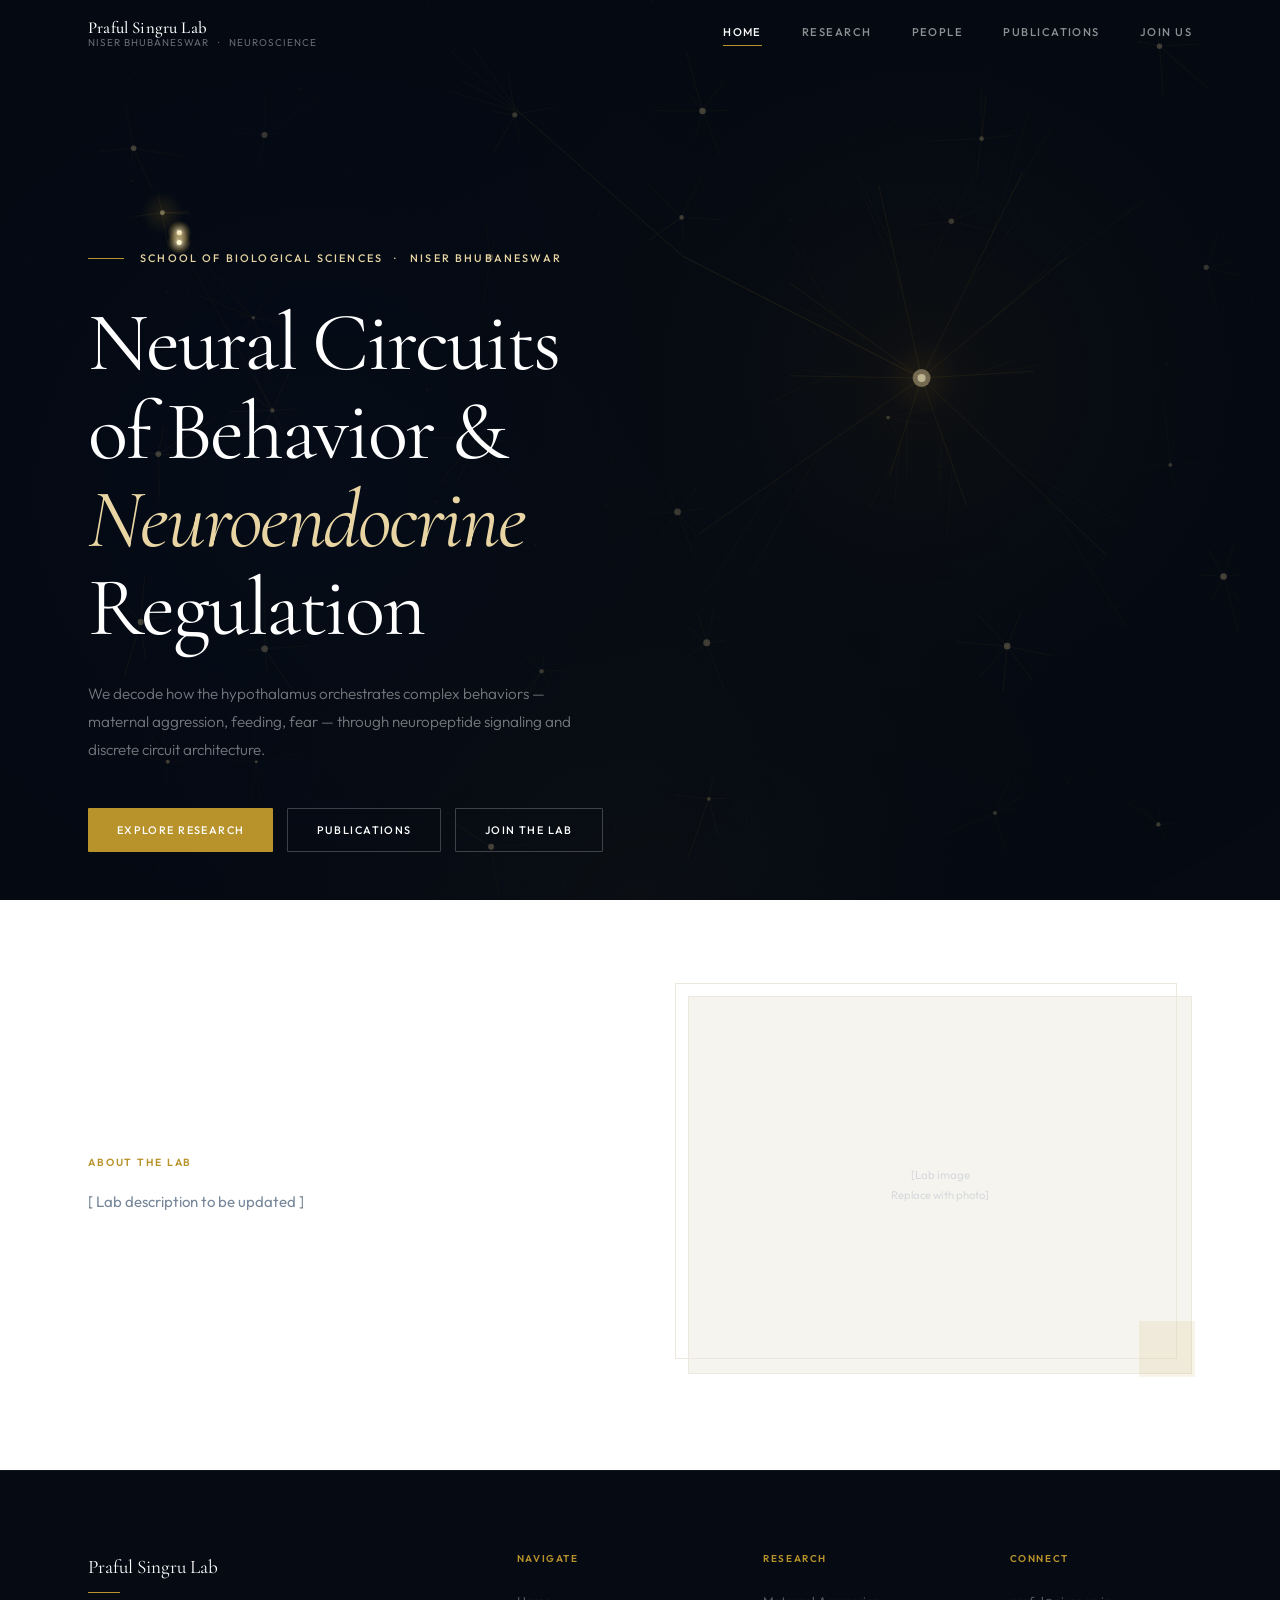
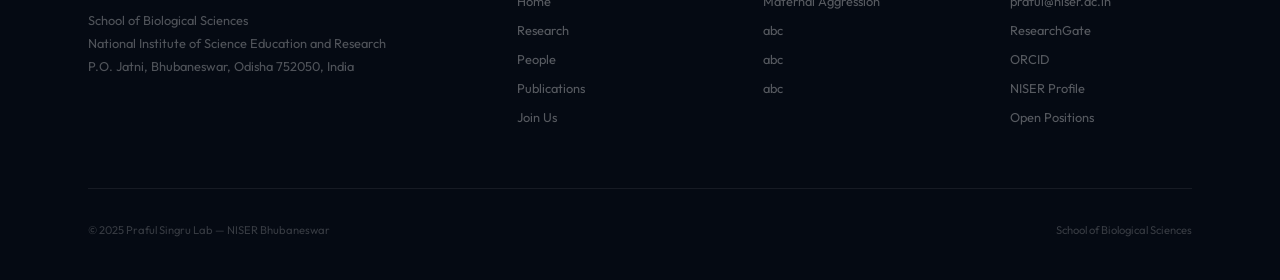
<file: index.html>
<!DOCTYPE html>
<html lang="en">
<head>
  <meta charset="UTF-8"/>
  <meta name="viewport" content="width=device-width,initial-scale=1.0"/>
  <title>Praful Singru Lab — Neural Circuits &amp; Neuroendocrine Regulation</title>
  <meta name="description" content="We investigate the neural circuits underlying behavior and neuroendocrine regulation, with a focus on hypothalamic systems, maternal aggression, and energy homeostasis."/>
  <link rel="stylesheet" href="assets/style.css"/>
</head>
<body>
<div id="nav-ph"></div>

<!-- ═══════ HERO ═══════ -->
<section class="hero" style="padding-top:0;padding-bottom:3rem;">
  <canvas id="neuralCanvas" class="hero-canvas"></canvas>

  <div class="hero-content">
    <div class="hero-eyebrow">
      <span class="hero-eyebrow-line"></span>
      School of Biological Sciences &ensp;·&ensp; NISER Bhubaneswar
    </div>
    <h1 class="display">
      Neural Circuits<br>
      of Behavior &amp;<br>
      <em>Neuroendocrine</em><br>
      Regulation
    </h1>
    <p class="hero-sub">
      We decode how the hypothalamus orchestrates complex behaviors —
      maternal aggression, feeding, fear — through neuropeptide signaling
      and discrete circuit architecture.
    </p>
    <div class="hero-cta">
      <a href="research.html" class="btn btn-gold">Explore Research</a>
      <a href="publications.html" class="btn btn-ghost">Publications</a>
      <a href="join.html" class="btn btn-ghost">Join the Lab</a>
    </div>
  </div>
  <!-- 
  <div class="hero-side-label">Scroll to explore</div>

  <div class="hero-ticker">
    <div class="hero-ticker-track" aria-hidden="true">
      <span class="hero-ticker-item">Hypothalamic Circuits</span>
      <span class="hero-ticker-item">Maternal Aggression</span>
      <span class="hero-ticker-item">Neuropeptide Signaling</span>
      <span class="hero-ticker-item">Energy Homeostasis</span>
      <span class="hero-ticker-item">Action Potentials</span>
      <span class="hero-ticker-item">Neuroendocrinology</span>
      <span class="hero-ticker-item">CART Peptide</span>
      <span class="hero-ticker-item">VMH Circuits</span>
      <span class="hero-ticker-item">Immunohistochemistry</span>
      <span class="hero-ticker-item">Behavioral Neuroscience</span>
      <span class="hero-ticker-item">PMv Neurons</span>
      <span class="hero-ticker-item">Synaptic Transmission</span>
      <span class="hero-ticker-item">Hypothalamic Circuits</span>
      <span class="hero-ticker-item">Maternal Aggression</span>
      <span class="hero-ticker-item">Neuropeptide Signaling</span>
      <span class="hero-ticker-item">Energy Homeostasis</span>
      <span class="hero-ticker-item">Action Potentials</span>
      <span class="hero-ticker-item">Neuroendocrinology</span>
      <span class="hero-ticker-item">CART Peptide</span>
      <span class="hero-ticker-item">VMH Circuits</span>
      <span class="hero-ticker-item">Immunohistochemistry</span>
      <span class="hero-ticker-item">Behavioral Neuroscience</span>
      <span class="hero-ticker-item">PMv Neurons</span>
      <span class="hero-ticker-item">Synaptic Transmission</span>
    </div>
  </div>
-->
</section>


<!-- ═══════ STATS ═══════ 
<div class="stats-bar">
  <div class="stats-grid">
    <div class="stat-item" data-reveal>
      <div class="stat-num">60<span style="font-size:1.5rem;opacity:.5;">+</span></div>
      <div class="stat-label">Publications</div>
    </div>
    <div class="stat-item" data-reveal data-reveal-delay="1">
      <div class="stat-num">20<span style="font-size:1.5rem;opacity:.5;">+</span></div>
      <div class="stat-label">Years of Research</div>
    </div>
    <div class="stat-item" data-reveal data-reveal-delay="2">
      <div class="stat-num">4</div>
      <div class="stat-label">Research Themes</div>
    </div>
    <div class="stat-item" data-reveal data-reveal-delay="3">
      <div class="stat-num" style="font-size:1.6rem;line-height:1.15;">NISER<span style="display:block;font-size:.82rem;opacity:.55;font-family:'Outfit',sans-serif;font-weight:300;">Bhubaneswar</span></div>
      <div class="stat-label">Institution</div>
    </div>
  </div>
</div>
-->



<!-- ═══════ ABOUT ═══════ -->
<section>
  <div class="wrap">
    <div class="about-split">
      <div data-reveal>
        <p class="label mb-2">About the Lab</p>
        <p> [ Lab description to be updated ] </p>
        <!--
        <h2>Understanding How the Brain Integrates Information to Generate Behavior</h2>
        <div class="gold-rule" style="margin:1.5rem 0 2rem;"></div>
        <p style="margin-bottom:1rem;">
          The Praful S. Singru Lab focuses on understanding how the brain integrates hormonal,
          sensory, and environmental information to generate complex behaviors and maintain
          physiological homeostasis.
        </p>
        <p style="margin-bottom:1rem;">
          Our work lies at the intersection of behavioral neuroscience, neuroendocrinology,
          hypothalamic circuitry, social and maternal behavior, energy balance, and neuropeptide
          signaling. A major focus is the role of hypothalamic neural circuits in orchestrating
          adaptive behavioral responses such as maternal aggression, feeding, stress adaptation,
          and defensive behavior.
        </p>
        
        <p style="margin-bottom:2.5rem;">
          The laboratory combines neuroanatomical mapping, immunohistochemistry, molecular
          neuroscience, and behavioral assays to dissect the mechanisms through which neuropeptides
          and hypothalamic nuclei regulate behavior.
        </p>-->
        
      </div>
      <div class="about-img-ph" data-reveal data-reveal-delay="2">
        <span style="text-align:center;padding:2rem;opacity:.5;">[Lab image<br><span style="font-size:.7rem;">Replace with photo</span>]</span>
      </div>
    </div>
  </div>
</section>

<!-- ═══════ RESEARCH THEMES (dark) ═══════ 
<section style="background:var(--ink-deep);padding:6rem 0;">
  <div class="wrap">
    <div class="sec-header" style="border-color:rgba(255,255,255,.1);">
      <div class="sec-header-left" data-reveal>
        <p class="label">Research Focus</p>
        <h2 style="color:var(--white);">Core Themes</h2>
      </div>
      <a href="research.html" class="btn btn-ghost btn-sm" data-reveal>View All Research</a>
    </div>
    <div class="highlight-grid">
      <div class="highlight-item" data-reveal data-reveal-delay="1">
        <div class="hi-num">01 &mdash; Maternal Behavior</div>
        <div class="hi-title">Neural Circuits of Maternal Aggression</div>
        <p class="hi-body">How CART neurons within the ventral premammillary nucleus become activated during maternal aggression through a PMv → VMHvl pathway distinct from inter-male aggression circuitry.</p>
        <a href="research.html#maternal-aggression" class="hi-link">Learn more →</a>
      </div>
      <div class="highlight-item" data-reveal data-reveal-delay="2">
        <div class="hi-num">02 &mdash; Energy Balance</div>
        <div class="hi-title">Hypothalamic Control of Energy Homeostasis</div>
        <p class="hi-body">How melanocortin signaling, CART neurons, and hypothalamic-paraventricular pathways regulate feeding and metabolic homeostasis across nutritional states.</p>
        <a href="research.html#energy-homeostasis" class="hi-link">Learn more →</a>
      </div>
      <div class="highlight-item" data-reveal data-reveal-delay="3">
        <div class="hi-num">03 &mdash; Neuroendocrinology</div>
        <div class="hi-title">Neuroendocrine Integration</div>
        <p class="hi-body">How neural and endocrine systems communicate through hypothalamic neurosecretory circuits and neuropeptide signaling to regulate physiological and behavioral processes.</p>
        <a href="research.html#neuroendocrine-integration" class="hi-link">Learn more →</a>
      </div>
    </div>
  </div>-->
</section>

<!-- ═══════ FEATURED PUBLICATIONS ═══════ 
<section class="bg-cream">
  <div class="wrap">
    <div class="sec-header">
      <div class="sec-header-left" data-reveal>
        <p class="label">Selected Work</p>
        <h2>Featured Publications</h2>
      </div>
      <a href="publications.html" class="btn btn-outline-ink btn-sm" data-reveal>All Publications</a>
    </div>
    <div>
      <div class="home-pub-item" data-reveal>
        <div class="home-pub-index">01.</div>
        <div>
          <div class="pub-title">Projection-specific activation of MPOA galanin neurons is sufficient to initiate maternal behavior in virgin female mice</div>
          <div class="pub-authors" style="margin-top:.4rem;"><strong>Singru PS</strong>, Acharya R, Panda P, Wittmann G, Lechan RM</div>
          <div class="pub-venue-row" style="margin-top:.3rem;"><span class="pub-venue">Nature Neuroscience &mdash; 2024</span><span class="pub-badge">Featured</span></div>
          <a href="#" class="pub-doi">DOI 10.1038/s41593-023-01501-x →</a>
        </div>
      </div>
      <div class="home-pub-item" data-reveal data-reveal-delay="1">
        <div class="home-pub-index">02.</div>
        <div>
          <div class="pub-title">Neuropeptidergic regulation of maternal behavior: role of the medial preoptic area–hypothalamic axis</div>
          <div class="pub-authors" style="margin-top:.4rem;"><strong>Singru PS</strong>, Wittmann G, Farkas E, Zseli G, Fekete C, Lechan RM</div>
          <div class="pub-venue-row" style="margin-top:.3rem;"><span class="pub-venue">Journal of Neuroscience &mdash; 2023</span></div>
          <a href="#" class="pub-doi">DOI 10.1523/JNEUROSCI.0001-23 →</a>
        </div>
      </div>
      <div class="home-pub-item" data-reveal data-reveal-delay="2">
        <div class="home-pub-index">03.</div>
        <div>
          <div class="pub-title">VMHvl CCK neurons gate inter-male aggression through projections to the dorsal PAG</div>
          <div class="pub-authors" style="margin-top:.4rem;">Mahapatra S, Singh A, <strong>Singru PS</strong></div>
          <div class="pub-venue-row" style="margin-top:.3rem;"><span class="pub-venue">Current Biology &mdash; 2023</span></div>
          <a href="#" class="pub-doi">DOI 10.1016/j.cub.2023.04.012 →</a>
        </div>
      </div>
    </div>
  </div>-->
</section>



<div id="footer-ph"></div>
<script src="assets/components.js"></script>
</body>
</html>
</file>
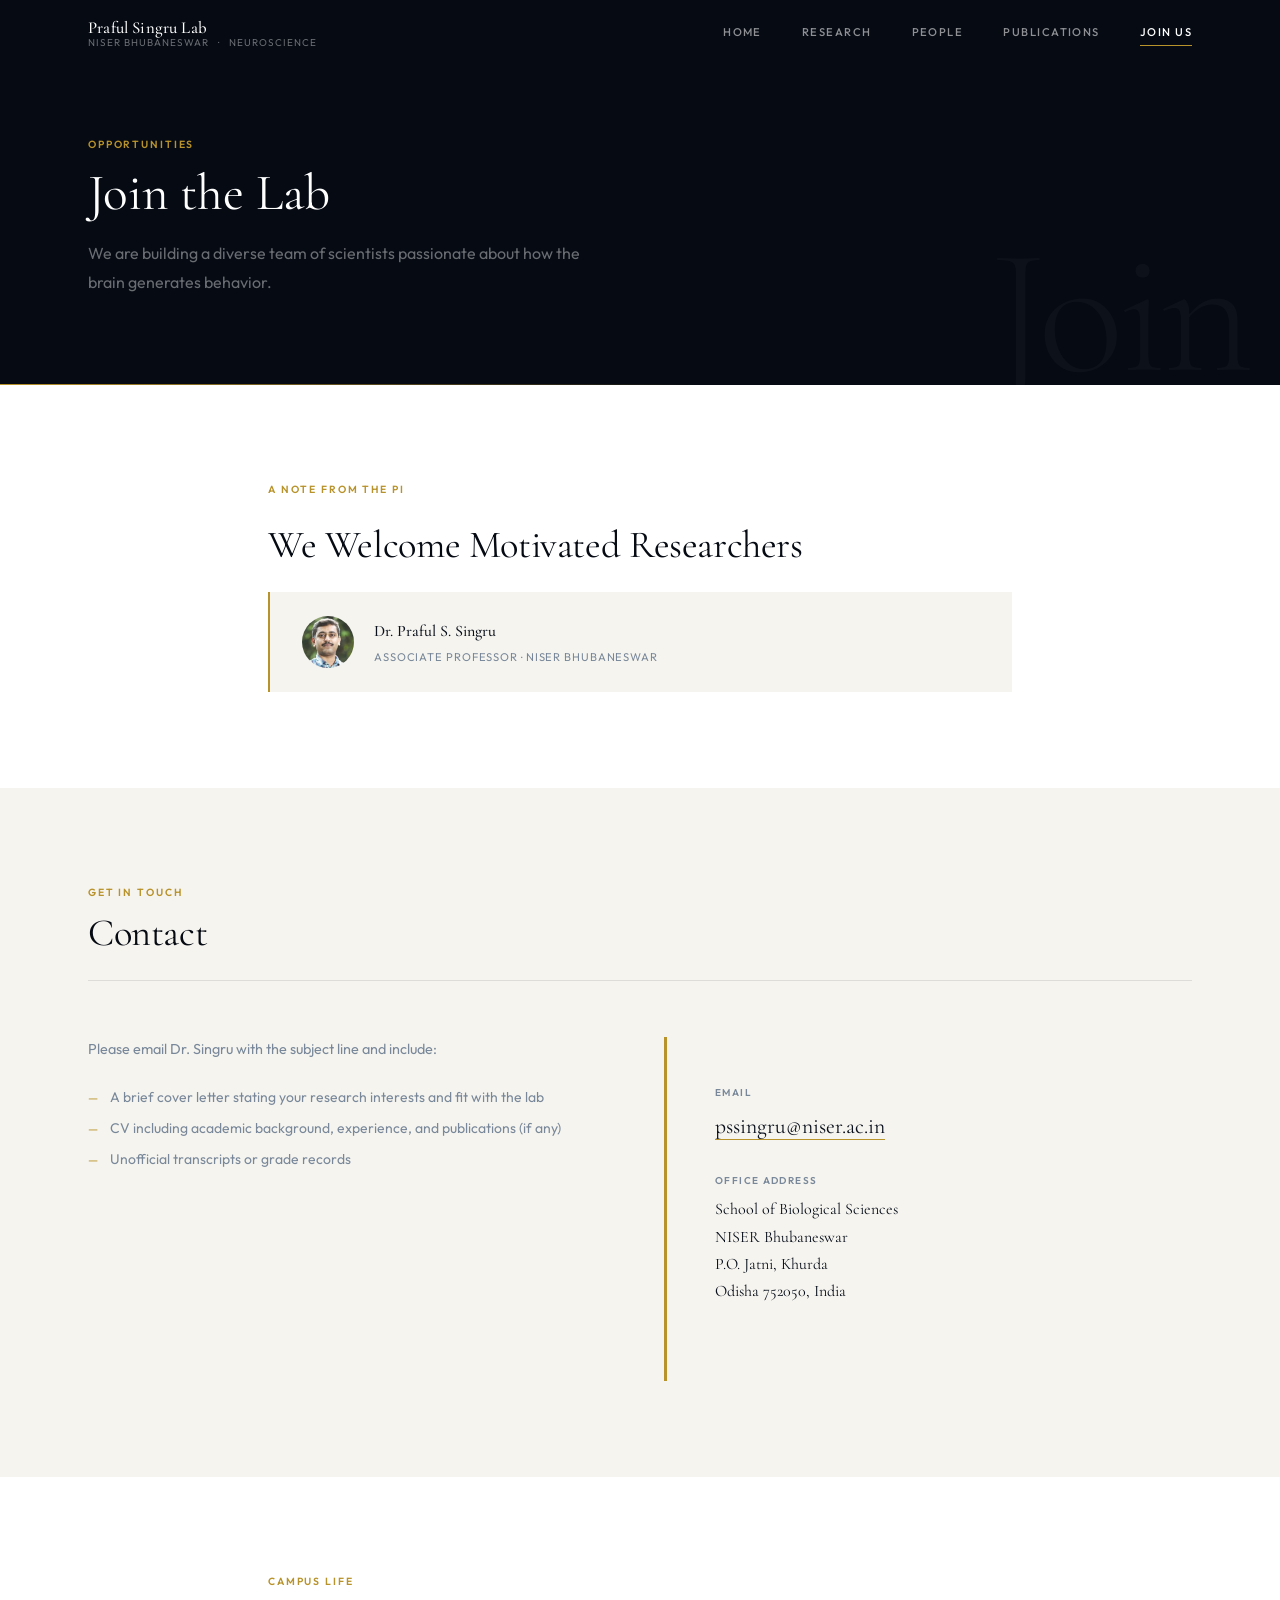
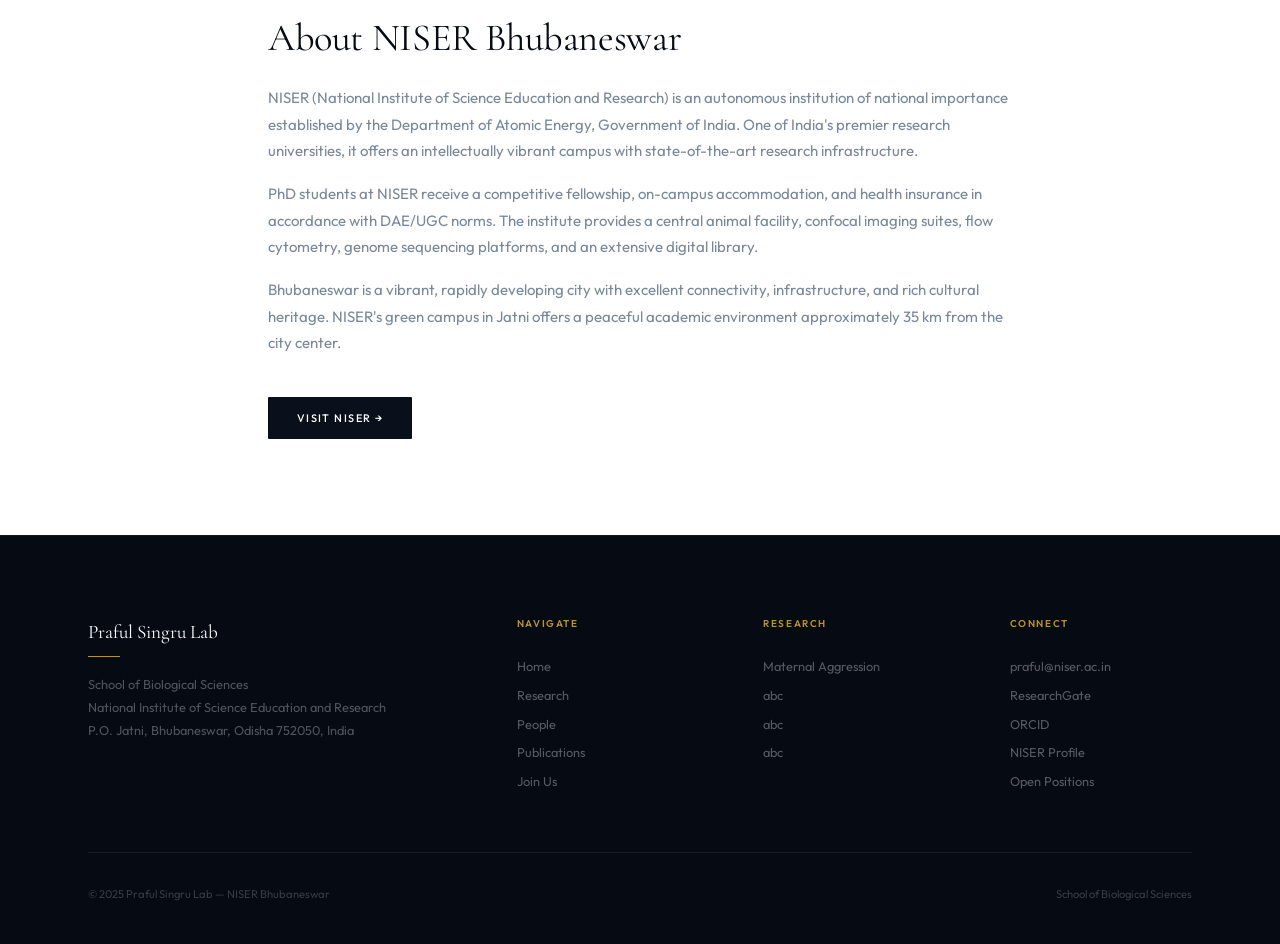
<file: join.html>
<!DOCTYPE html>
<html lang="en">
<head>
  <meta charset="UTF-8"/>
  <meta name="viewport" content="width=device-width,initial-scale=1.0"/>
  <title>Join Us — Praful Singru Lab</title>
  <link rel="stylesheet" href="assets/style.css"/>
</head>
<body>
<div id="nav-ph"></div>

<div class="page-band">
  <div class="page-band-bg-text">Join</div>
  <div class="page-band-rule"></div>
  <div class="wrap">
    <p class="label" style="color:var(--gold);">Opportunities</p>
    <h1 style="margin-top:.5rem;">Join the Lab</h1>
    <p class="lead">We are building a diverse team of scientists passionate about how the brain generates behavior.</p>
  </div>
</div>

<!-- ═══════ PI NOTE ═══════ -->
<section>
  <div class="wrap-sm">
    <p class="label mb-3" data-reveal>A Note from the PI</p>
    <h2 style="margin-bottom:1.5rem;" data-reveal data-reveal-delay="1">We Welcome Motivated Researchers</h2>

    <!--<p style="font-size:1.02rem;color:var(--slate);line-height:1.9;margin-bottom:1.1rem;" data-reveal data-reveal-delay="2">
      The Singru Lab is an intellectually ambitious, collaborative, and supportive environment.
      We believe the best science happens when people with diverse perspectives and
      complementary skills pursue a shared set of questions with rigor and creativity.
    </p>
    <p style="line-height:1.9;margin-bottom:1.1rem;" data-reveal data-reveal-delay="3">
      Our work sits at the interface of neuroanatomy, molecular biology, physiology, and
      behavior — so there is always something to learn and something new to discover.
      Whether you are an experienced researcher or a student taking your first steps in
      a laboratory, we are committed to your growth and success.
    </p>
    <p style="line-height:1.9;margin-bottom:2.5rem;" data-reveal data-reveal-delay="4">
      I encourage prospective students to read our recent publications and to write
      with a thoughtful statement of your research interests and why our lab is the
      right fit for you.
    </p>-->

    <div style="display:flex;align-items:center;gap:1.25rem;padding:1.5rem 2rem;border-left:2px solid var(--gold);background:var(--cream);" data-reveal data-reveal-delay="5">
      <div style="width:52px;height:52px;border-radius:50%;background:var(--cream-dk);flex-shrink:0;display:flex;align-items:center;justify-content:center;overflow:hidden;">
        <img src="assets/images/praful-singru.png" alt="Dr. Praful S. Singru"
             style="width:100%;height:100%;object-fit:cover;"
             onerror="this.style.display='none'"/>
      </div>
      <div>
        <div style="font-family:'Cormorant Garamond',serif;font-size:1rem;font-weight:500;color:var(--ink);">Dr. Praful S. Singru</div>
        <div style="font-size:.7rem;color:var(--muted);letter-spacing:.08em;text-transform:uppercase;margin-top:.15rem;">Associate Professor · NISER Bhubaneswar</div>
      </div>
    </div>
  </div>
</section>




<!-- ═══════ CONTACT ═══════ -->
<section class="bg-cream">
  <div class="wrap">
    <div class="sec-header">
      <div class="sec-header-left" data-reveal>
        <p class="label">Get in Touch</p>
        <h2>Contact</h2>
      </div>
    </div>

    <div style="display:grid;grid-template-columns:1fr 1fr;gap:3rem;align-items:start;">
      <div data-reveal>
        <p style="margin-bottom:1.5rem;font-size:.9rem;">
          Please email Dr. Singru with the subject line and include:
        </p>
        <div class="pos-items">
          <div class="pos-item">A brief cover letter stating your research interests and fit with the lab</div>
          <div class="pos-item">CV including academic background, experience, and publications (if any)</div>
          <div class="pos-item">Unofficial transcripts or grade records</div>
        </div>
        
      </div>

      <div class="contact-panel" data-reveal data-reveal-delay="2">
        <div class="contact-field">
          <div class="contact-field-label">Email</div>
          <div class="contact-field-val">
            <a href="mailto:pssingru@niser.ac.in">pssingru@niser.ac.in</a>
          </div>
        </div>
        <div class="contact-field">
          <div class="contact-field-label">Office Address</div>
          <div class="contact-field-val" style="font-size:1rem;line-height:1.7;">
            School of Biological Sciences<br>
            NISER Bhubaneswar<br>
            P.O. Jatni, Khurda<br>
            Odisha 752050, India
          </div>
        </div>
        <div class="contact-field">
          
        </div>
      </div>
    </div>
  </div>
</section>

<!-- ═══════ ABOUT NISER ═══════ -->
<section>
  <div class="wrap-sm">
    <p class="label mb-3" data-reveal>Campus Life</p>
    <h2 style="margin-bottom:1.5rem;" data-reveal data-reveal-delay="1">About NISER Bhubaneswar</h2>
    <p style="margin-bottom:1rem;" data-reveal data-reveal-delay="2">
      NISER (National Institute of Science Education and Research) is an autonomous institution
      of national importance established by the Department of Atomic Energy, Government of India.
      One of India's premier research universities, it offers an intellectually vibrant campus
      with state-of-the-art research infrastructure.
    </p>
    <p style="margin-bottom:1rem;" data-reveal data-reveal-delay="3">
      PhD students at NISER receive a competitive fellowship, on-campus accommodation, and health
      insurance in accordance with DAE/UGC norms. The institute provides a central animal facility,
      confocal imaging suites, flow cytometry, genome sequencing platforms, and an extensive
      digital library.
    </p>
    <p style="margin-bottom:2.5rem;" data-reveal data-reveal-delay="4">
      Bhubaneswar is a vibrant, rapidly developing city with excellent connectivity, infrastructure,
      and rich cultural heritage. NISER's green campus in Jatni offers a peaceful academic
      environment approximately 35 km from the city center.
    </p>
    <a href="https://niser.ac.in" target="_blank" rel="noopener" class="btn btn-ink" data-reveal data-reveal-delay="5">Visit NISER →</a>
  </div>
</section>

<div id="footer-ph"></div>
<script src="assets/components.js"></script>
<style>
  @media(max-width:700px){
    section .wrap > div[style*="grid-template-columns:1fr 1fr"]{grid-template-columns:1fr!important}
  }
</style>
</body>
</html>
</file>
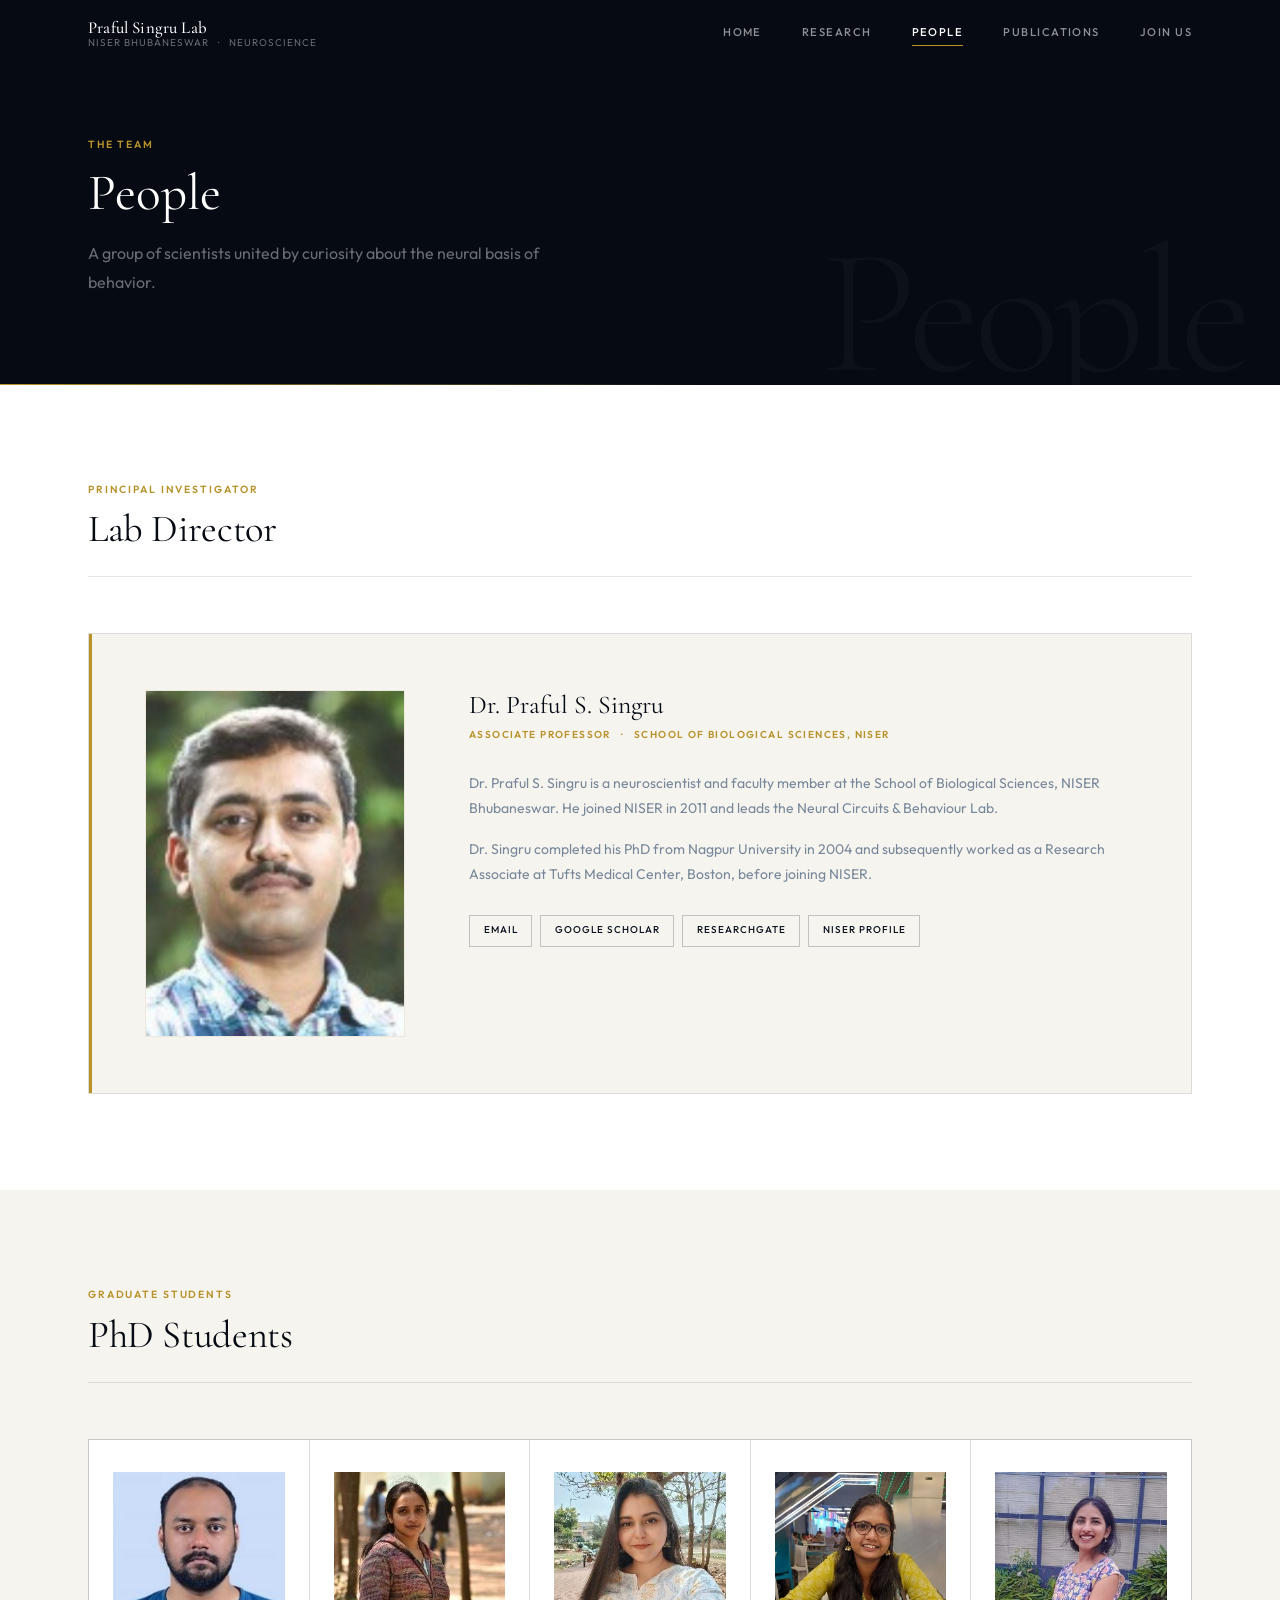
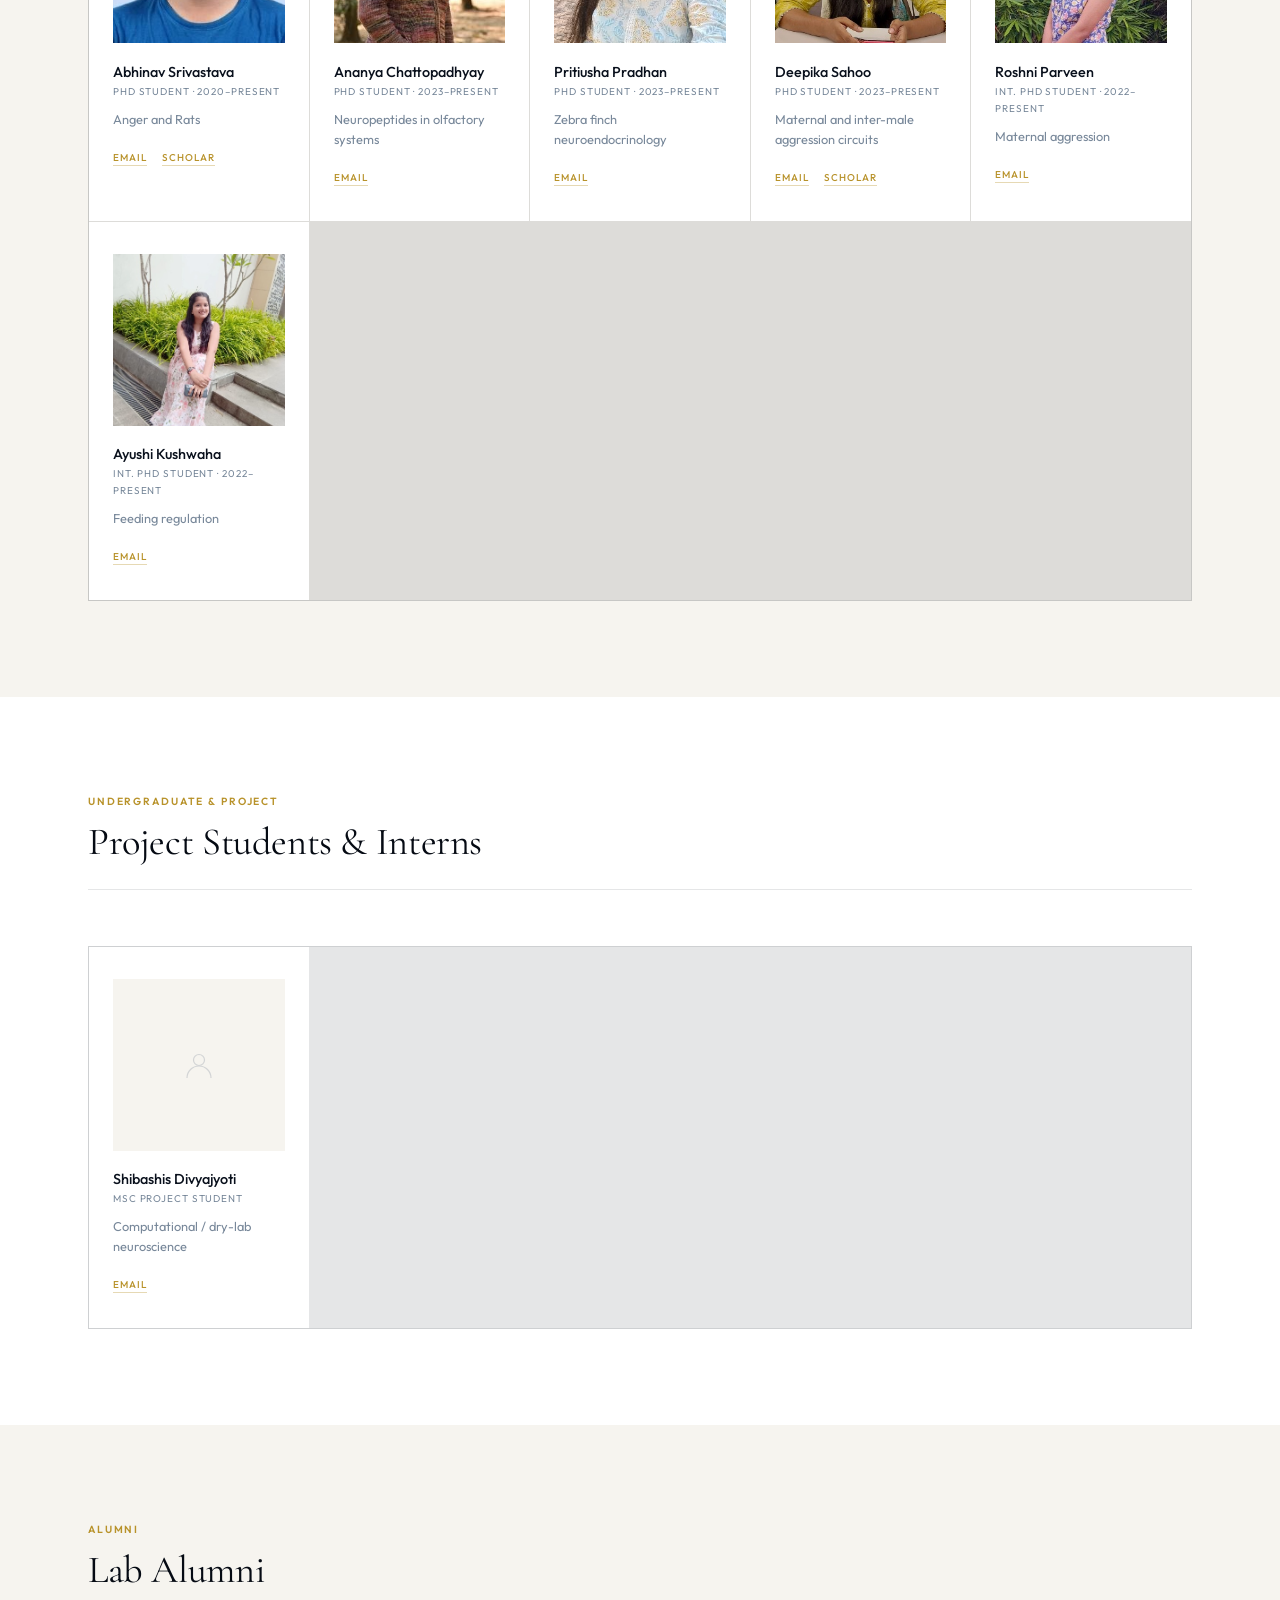
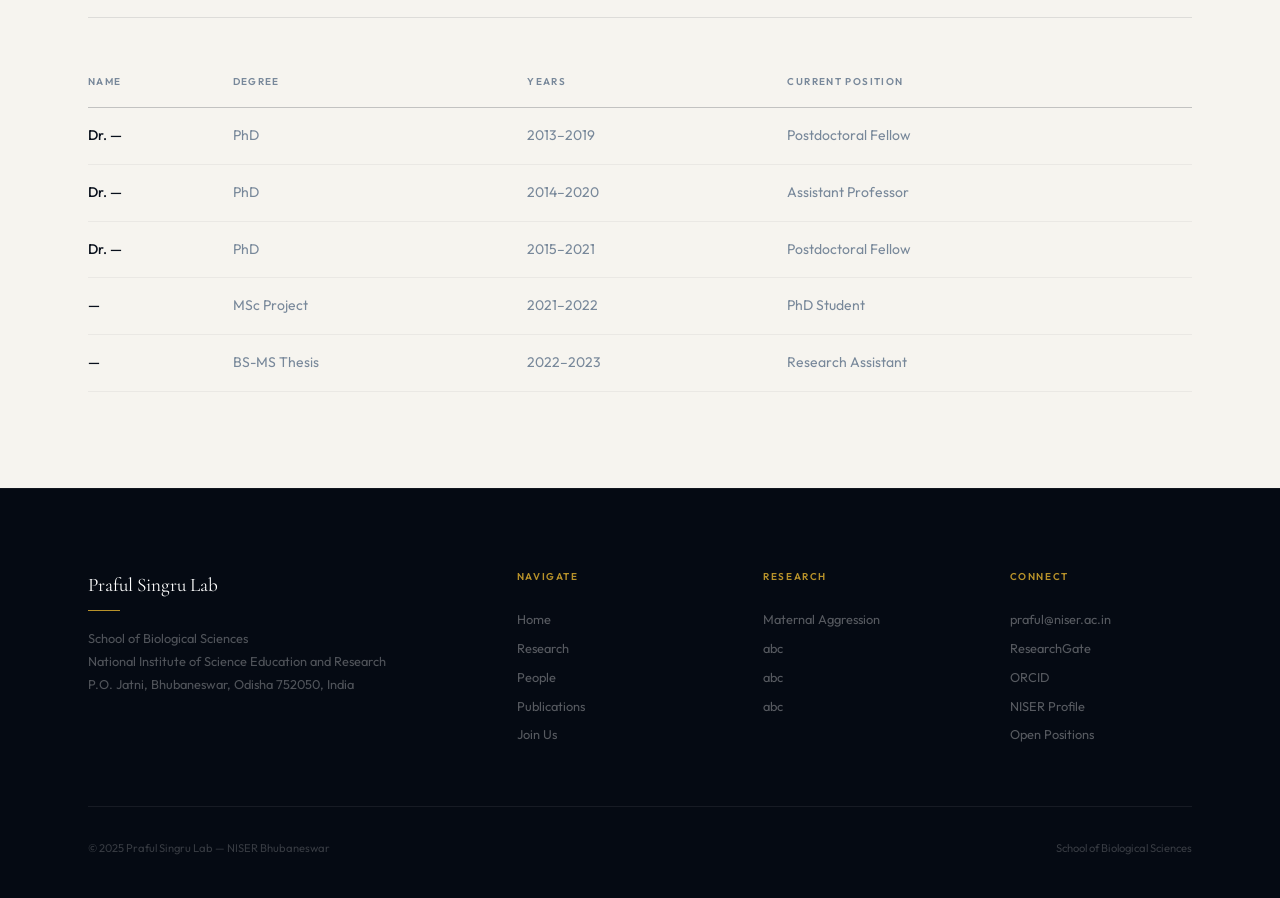
<file: people.html>
<!DOCTYPE html>
<html lang="en">
<head>
  <meta charset="UTF-8"/>
  <meta name="viewport" content="width=device-width,initial-scale=1.0"/>
  <title>People — Praful Singru Lab</title>
  <link rel="stylesheet" href="assets/style.css"/>
</head>
<body>
<div id="nav-ph"></div>

<div class="page-band">
  <div class="page-band-bg-text">People</div>
  <div class="page-band-rule"></div>
  <div class="wrap">
    <p class="label" style="color:var(--gold);">The Team</p>
    <h1 style="margin-top:.5rem;">People</h1>
    <p class="lead">A group of scientists united by curiosity about the neural basis of behavior.</p>
  </div>
</div>

<!-- ═══════ PI ═══════ -->
<section>
  <div class="wrap">
    <div class="sec-header">
      <div class="sec-header-left" data-reveal>
        <p class="label">Principal Investigator</p>
        <h2>Lab Director</h2>
      </div>
    </div>

    <div class="pi-block" data-reveal>
      <div>
        <div class="pi-img">
          <img src="assets/images/praful-singru.png" alt="Dr. Praful S. Singru"
               onerror="this.style.display='none';this.nextElementSibling.style.display='flex'"/>
          <div style="display:none;width:100%;height:100%;flex-direction:column;align-items:center;justify-content:center;gap:.5rem;color:#b0bac7;font-size:.72rem;text-align:center;">
            <svg width="44" height="44" viewBox="0 0 44 44" fill="none" style="opacity:.25">
              <circle cx="22" cy="15" r="8" stroke="#7a8596" stroke-width="1.5"/>
              <path d="M4 40c0-9.941 8.059-18 18-18s18 8.059 18 18" stroke="#7a8596" stroke-width="1.5"/>
            </svg>
            <span>Replace with photo</span>
          </div>
        </div>
      </div>
      <div class="pi-bio">
        <h3 style="margin-bottom:.1rem;">Dr. Praful S. Singru</h3>
        <div class="pi-role">Associate Professor &ensp;·&ensp; School of Biological Sciences, NISER</div>
        <p>Dr. Praful S. Singru is a neuroscientist and faculty member at the School of Biological Sciences, NISER Bhubaneswar. He joined NISER in 2011 and leads the Neural Circuits & Behaviour Lab.</p>
        <p class="mt-2">Dr. Singru completed his PhD from Nagpur University in 2004 and subsequently worked as a Research Associate at Tufts Medical Center, Boston, before joining NISER.</p>
        <p class="mt-2"></p>
        <div class="pi-links">
          <a href="mailto:pssingru@niser.ac.in" class="pi-link">Email</a>
          <a href="https://scholar.google.com" class="pi-link" target="_blank" rel="noopener">Google Scholar</a>
          <a href="https://www.researchgate.net/scientific-contributions/Praful-S-Singru-38752175" class="pi-link" target="_blank" rel="noopener">ResearchGate</a>
          <a href="https://www.niser.ac.in/profile/pssingru" class="pi-link" target="_blank" rel="noopener">NISER Profile</a>
        </div>
      </div>
    </div>
  </div>
</section>

<!-- ═══════ PhD STUDENTS ═══════ -->
<section class="bg-cream">
  <div class="wrap">
    <div class="sec-header">
      <div class="sec-header-left" data-reveal>
        <p class="label">Graduate Students</p>
        <h2>PhD Students</h2>
      </div>
    </div>

    <div class="people-grid">

      <div class="person-cell" data-reveal>
        <div class="person-img">
          <img src="assets/images/Abhinav.jpeg" alt="Abhinav Srivastava" onerror="this.style.display='none';this.nextElementSibling.style.display='flex'"/>
          <div style="display:none;width:100%;height:100%;flex-direction:column;align-items:center;justify-content:center;gap:.5rem;color:#7a8596;font-size:.72rem;text-align:center;">
            <svg width="32" height="32" viewBox="0 0 32 32" fill="none" style="opacity:.28">
              <circle cx="16" cy="11" r="5.5" stroke="#7a8596" stroke-width="1.2"/>
              <path d="M4 29c0-6.627 5.373-12 12-12s12 5.373 12 12" stroke="#7a8596" stroke-width="1.2"/>
            </svg>
            <span>Replace with photo</span>
          </div>
        </div>
        <div class="person-name">Abhinav Srivastava</div>
        <div class="person-role">PhD Student · 2020–present</div>
        <p class="person-topic">Anger and Rats</p>
        <a href="mailto:abhinav.srivastava@niser.ac.in" class="person-link">Email</a>
        <a href="#" class="person-link">Scholar</a>
      </div>

      <div class="person-cell" data-reveal data-reveal-delay="1">
        <div class="person-img">
          <img src="assets/images/Ananya.jpeg" alt="Ananya Chattopadhyay" onerror="this.style.display='none';this.nextElementSibling.style.display='flex'"/>
          <div style="display:none;width:100%;height:100%;flex-direction:column;align-items:center;justify-content:center;gap:.5rem;color:#7a8596;font-size:.72rem;text-align:center;">
            <svg width="32" height="32" viewBox="0 0 32 32" fill="none" style="opacity:.28">
              <circle cx="16" cy="11" r="5.5" stroke="#7a8596" stroke-width="1.2"/>
              <path d="M4 29c0-6.627 5.373-12 12-12s12 5.373 12 12" stroke="#7a8596" stroke-width="1.2"/>
            </svg>
            <span>Replace with photo</span>
          </div>
        </div>
        <div class="person-name">Ananya Chattopadhyay</div>
        <div class="person-role">PhD Student · 2023–present</div>
        <p class="person-topic">Neuropeptides in olfactory systems</p>
        <a href="mailto:ananya.chattopadhyay@niser.ac.in" class="person-link">Email</a>
      </div>

      

      <div class="person-cell" data-reveal data-reveal-delay="3">
        <div class="person-img">
          <img src="assets/images/Pritiusha.jpeg" alt="Pritiusha Pradhan" onerror="this.style.display='none';this.nextElementSibling.style.display='flex'"/>
          <div style="display:none;width:100%;height:100%;flex-direction:column;align-items:center;justify-content:center;gap:.5rem;color:#7a8596;font-size:.72rem;text-align:center;">
            <svg width="32" height="32" viewBox="0 0 32 32" fill="none" style="opacity:.28">
              <circle cx="16" cy="11" r="5.5" stroke="#7a8596" stroke-width="1.2"/>
              <path d="M4 29c0-6.627 5.373-12 12-12s12 5.373 12 12" stroke="#7a8596" stroke-width="1.2"/>
            </svg>
            <span>Replace with photo</span>
          </div>
        </div>
        <div class="person-name">Pritiusha Pradhan</div>
        <div class="person-role">PhD Student · 2023–present</div>
        <p class="person-topic">Zebra finch neuroendocrinology</p>
        <a href="mailto:pritiusha.pradhan@niser.ac.in" class="person-link">Email</a>
      </div>
      
      <div class="person-cell" data-reveal data-reveal-delay="2">
        <div class="person-img">
          <img src="assets/images/Deepika.jpeg" alt="Deepika Sahoo" onerror="this.style.display='none';this.nextElementSibling.style.display='flex'"/>
          <div style="display:none;width:100%;height:100%;flex-direction:column;align-items:center;justify-content:center;gap:.5rem;color:#7a8596;font-size:.72rem;text-align:center;">
            <svg width="32" height="32" viewBox="0 0 32 32" fill="none" style="opacity:.28">
              <circle cx="16" cy="11" r="5.5" stroke="#7a8596" stroke-width="1.2"/>
              <path d="M4 29c0-6.627 5.373-12 12-12s12 5.373 12 12" stroke="#7a8596" stroke-width="1.2"/>
            </svg>
            <span>Replace with photo</span>
          </div>
        </div>
        <div class="person-name">Deepika Sahoo</div>
        <div class="person-role">PhD Student · 2023–present</div>
        <p class="person-topic">Maternal and inter-male aggression circuits</p>
        <a href="mailto:deepika.sahoo@niser.ac.in" class="person-link">Email</a>
        <a href="#" class="person-link">Scholar</a>
      </div>

      <div class="person-cell" data-reveal data-reveal-delay="4">
        <div class="person-img">
          <img src="assets/images/Roshni.jpeg" alt="Roshni Parveen" onerror="this.style.display='none';this.nextElementSibling.style.display='flex'"/>
          <div style="display:none;width:100%;height:100%;flex-direction:column;align-items:center;justify-content:center;gap:.5rem;color:#7a8596;font-size:.72rem;text-align:center;">
            <svg width="32" height="32" viewBox="0 0 32 32" fill="none" style="opacity:.28">
              <circle cx="16" cy="11" r="5.5" stroke="#7a8596" stroke-width="1.2"/>
              <path d="M4 29c0-6.627 5.373-12 12-12s12 5.373 12 12" stroke="#7a8596" stroke-width="1.2"/>
            </svg>
            <span>Replace with photo</span>
          </div>
        </div>
        <div class="person-name">Roshni Parveen</div>
        <div class="person-role">Int. PhD Student · 2022–present</div>
        <p class="person-topic">Maternal aggression</p>
        <a href="mailto:roshni.parveen@niser.ac.in" class="person-link">Email</a>
      </div>

      <div class="person-cell" data-reveal data-reveal-delay="5">
        <div class="person-img">
          <img src="assets/images/Ayushi.jpeg" alt="Ayushi Kushwaha" onerror="this.style.display='none';this.nextElementSibling.style.display='flex'"/>
          <div style="display:none;width:100%;height:100%;flex-direction:column;align-items:center;justify-content:center;gap:.5rem;color:#7a8596;font-size:.72rem;text-align:center;">
            <svg width="32" height="32" viewBox="0 0 32 32" fill="none" style="opacity:.28">
              <circle cx="16" cy="11" r="5.5" stroke="#7a8596" stroke-width="1.2"/>
              <path d="M4 29c0-6.627 5.373-12 12-12s12 5.373 12 12" stroke="#7a8596" stroke-width="1.2"/>
            </svg>
            <span>Replace with photo</span>
          </div>
        </div>
        <div class="person-name">Ayushi Kushwaha</div>
        <div class="person-role">Int. PhD Student · 2022–present</div>
        <p class="person-topic">Feeding regulation</p>
        <a href="mailto:ayushi.kushwaha@niser.ac.in" class="person-link">Email</a>
      </div>

    </div>
  </div>
</section>

<!-- ═══════ PROJECT STUDENTS ═══════ -->
<section>
  <div class="wrap">
    <div class="sec-header">
      <div class="sec-header-left" data-reveal>
        <p class="label">Undergraduate &amp; Project</p>
        <h2>Project Students &amp; Interns</h2>
      </div>
    </div>
    <div class="people-grid">
      <div class="person-cell" data-reveal>
        <div class="person-img">
          <svg width="32" height="32" viewBox="0 0 32 32" fill="none" style="opacity:.28">
            <circle cx="16" cy="11" r="5.5" stroke="#7a8596" stroke-width="1.2"/>
            <path d="M4 29c0-6.627 5.373-12 12-12s12 5.373 12 12" stroke="#7a8596" stroke-width="1.2"/>
          </svg>
        </div>
        <div class="person-name">Shibashis Divyajyoti</div>
        <div class="person-role">MSc Project Student</div>
        <p class="person-topic">Computational / dry-lab neuroscience</p>
        <a href="#" class="person-link">Email</a>
      </div>
    </div>
  </div>
</section>

<!-- ═══════ ALUMNI ═══════ -->
<section class="bg-cream">
  <div class="wrap">
    <div class="sec-header">
      <div class="sec-header-left" data-reveal>
        <p class="label">Alumni</p>
        <h2>Lab Alumni</h2>
      </div>
    </div>
    <table class="alumni-table" data-reveal>
      <thead>
        <tr>
          <th>Name</th>
          <th>Degree</th>
          <th>Years</th>
          <th>Current Position</th>
        </tr>
      </thead>
      <tbody>
        <tr>
          <td>Dr. &mdash;</td>
          <td>PhD</td>
          <td>2013–2019</td>
          <td>Postdoctoral Fellow</td>
        </tr>
        <tr>
          <td>Dr. &mdash;</td>
          <td>PhD</td>
          <td>2014–2020</td>
          <td>Assistant Professor</td>
        </tr>
        <tr>
          <td>Dr. &mdash;</td>
          <td>PhD</td>
          <td>2015–2021</td>
          <td>Postdoctoral Fellow</td>
        </tr>
        <tr>
          <td>&mdash;</td>
          <td>MSc Project</td>
          <td>2021–2022</td>
          <td>PhD Student</td>
        </tr>
        <tr>
          <td>&mdash;</td>
          <td>BS-MS Thesis</td>
          <td>2022–2023</td>
          <td>Research Assistant</td>
        </tr>
      </tbody>
    </table>
  </div>
</section>

<!-- Join CTA 
<section style="padding:5rem 0;text-align:center;">
  <div class="wrap-xs">
    <h2 style="margin-bottom:1rem;" data-reveal>Become Part of the Lab</h2>
    <p style="margin:0 auto 2rem;max-width:460px;" data-reveal data-reveal-delay="1">
      We are actively recruiting PhD students and project interns. If you are passionate
      about neuroscience and want to work on circuit-behavior research, we would love
      to hear from you.
    </p>
    <a href="join.html" class="btn btn-ink" data-reveal data-reveal-delay="2">Open Positions →</a>
  </div>
</section>
-->

<div id="footer-ph"></div>
<script src="assets/components.js"></script>
</body>
</html>
</file>
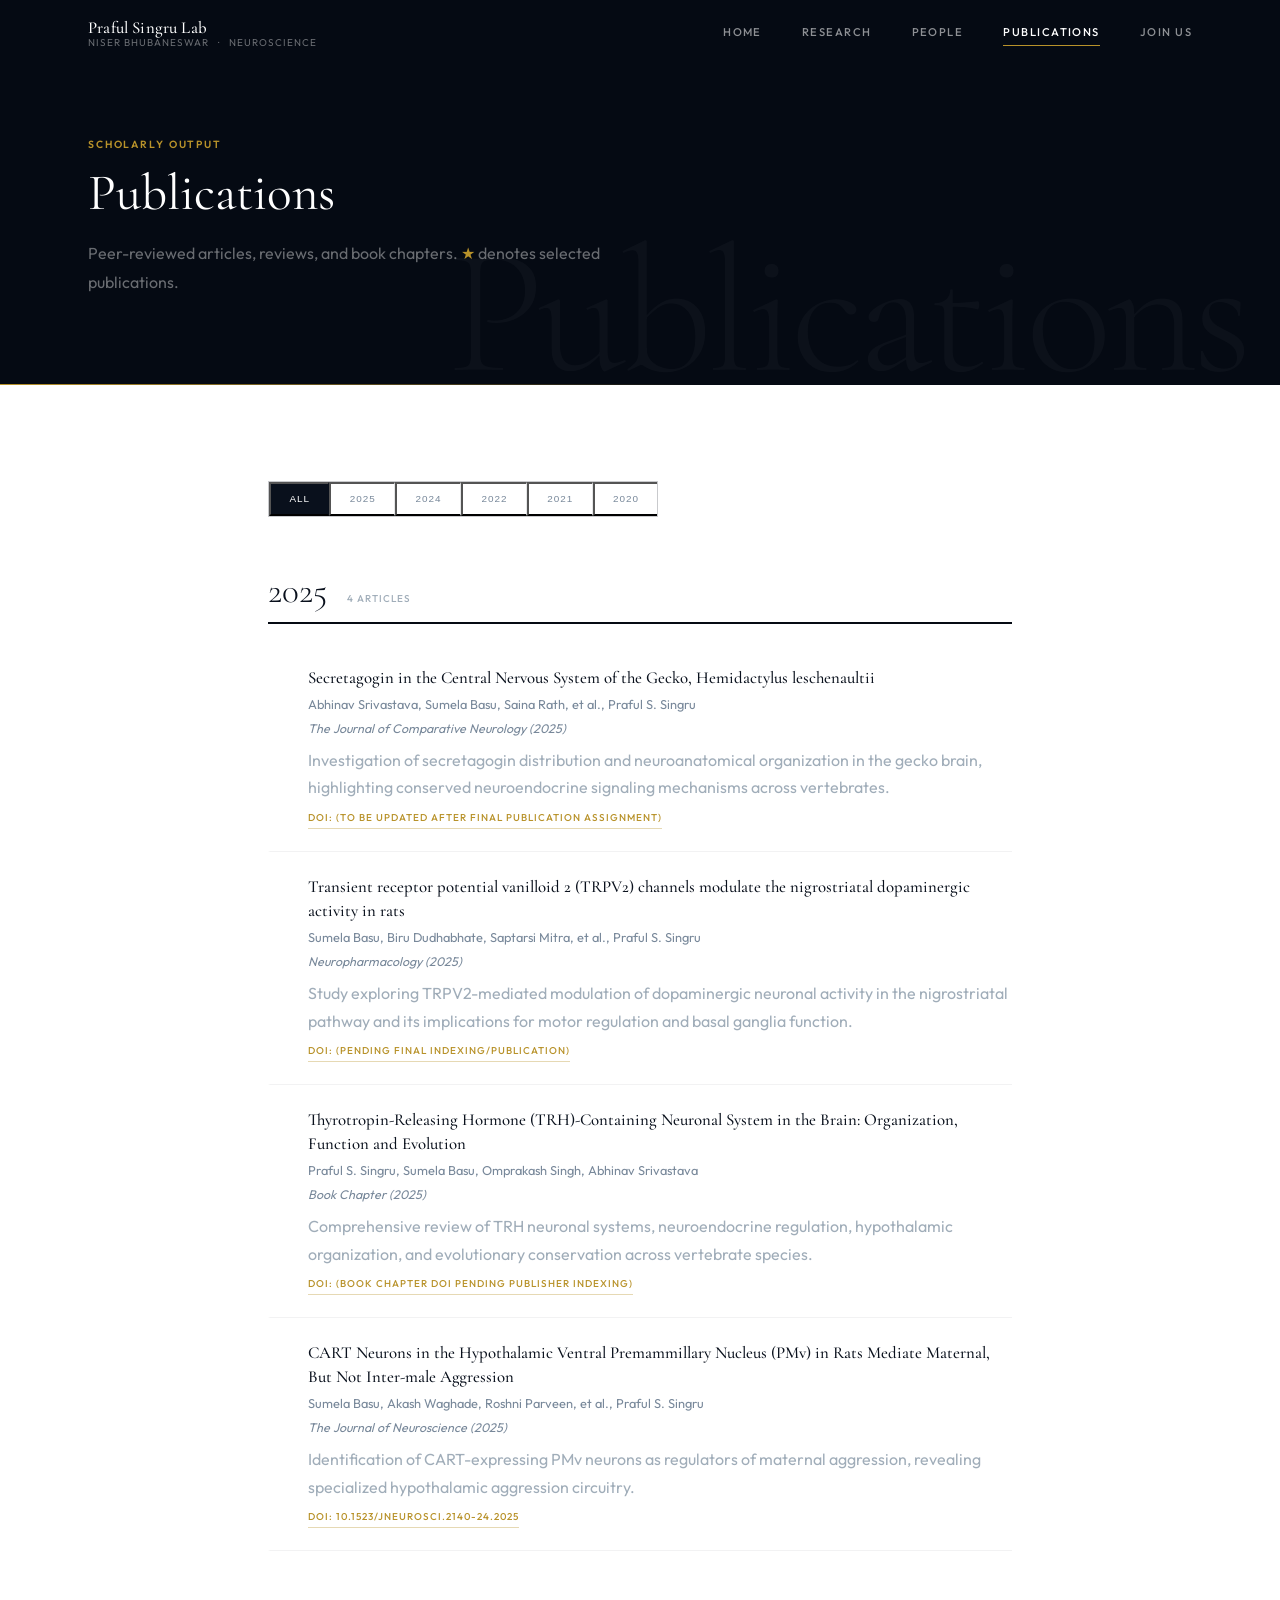
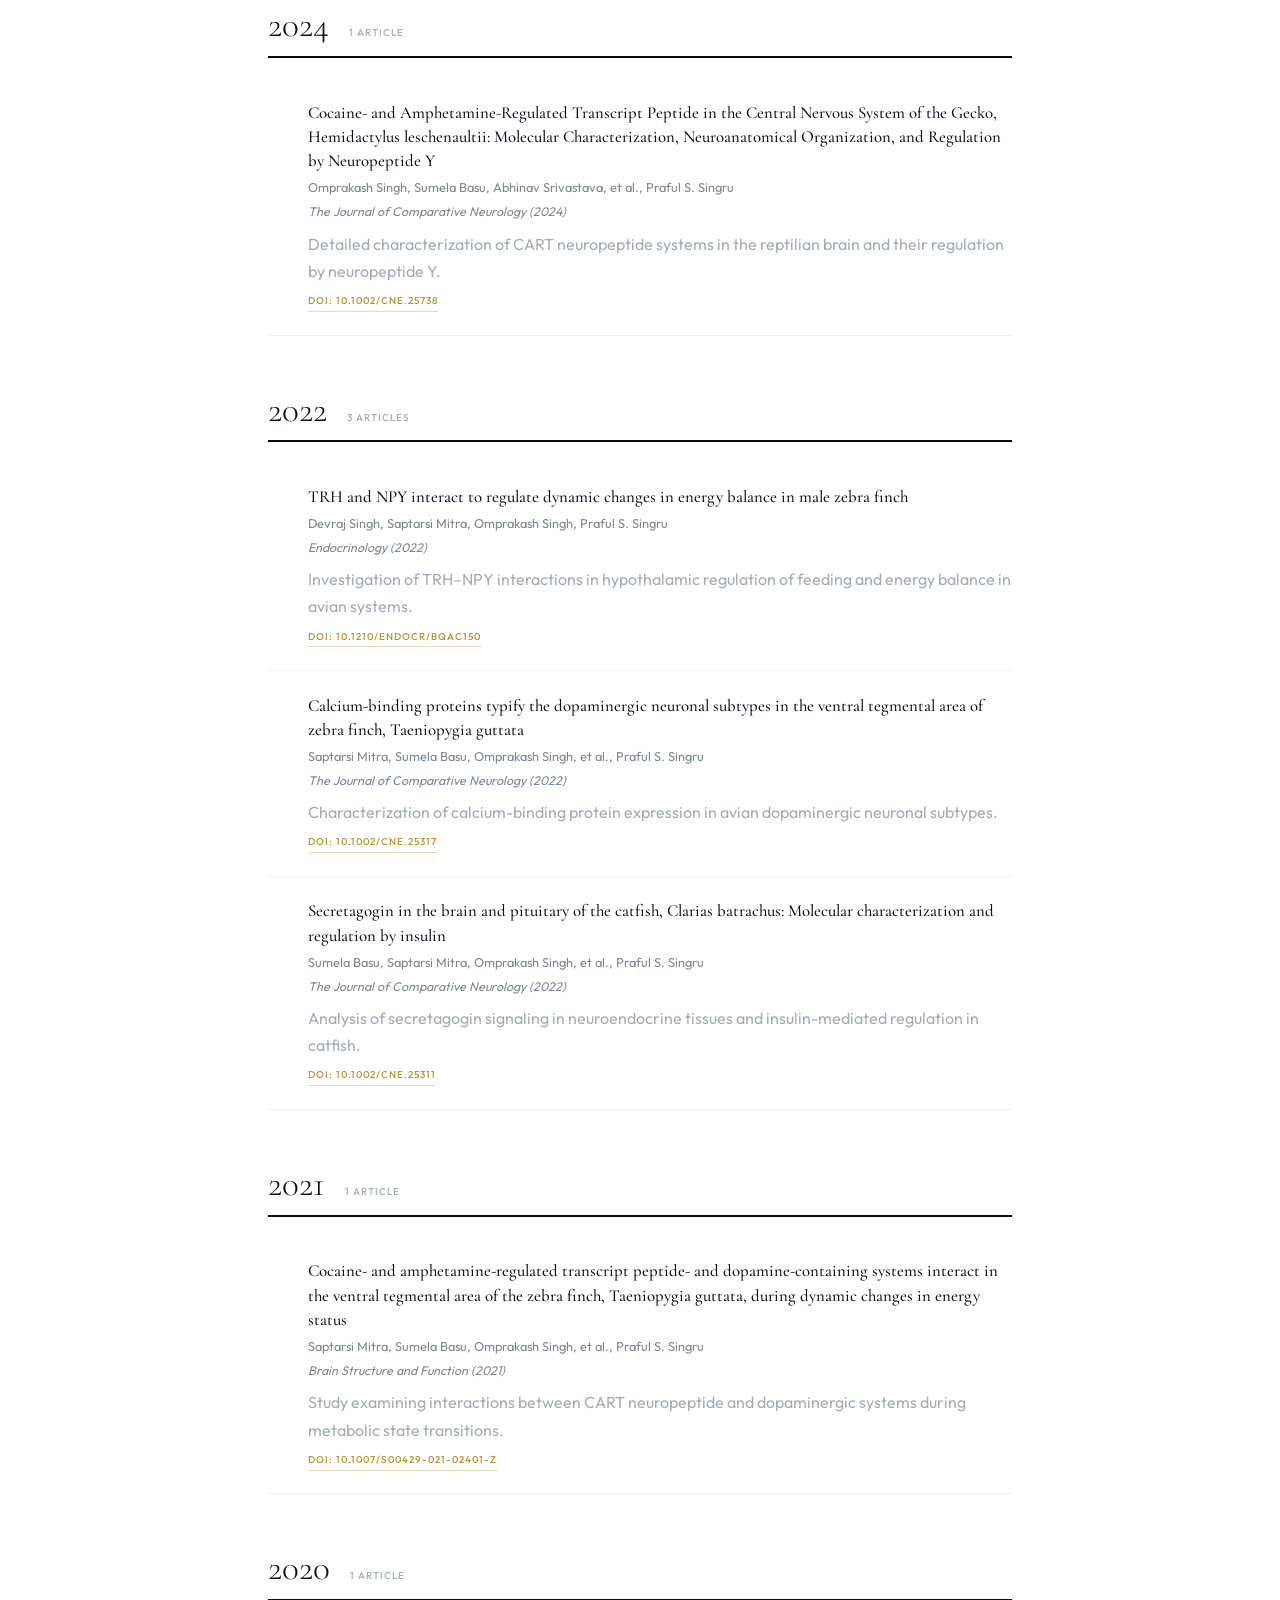
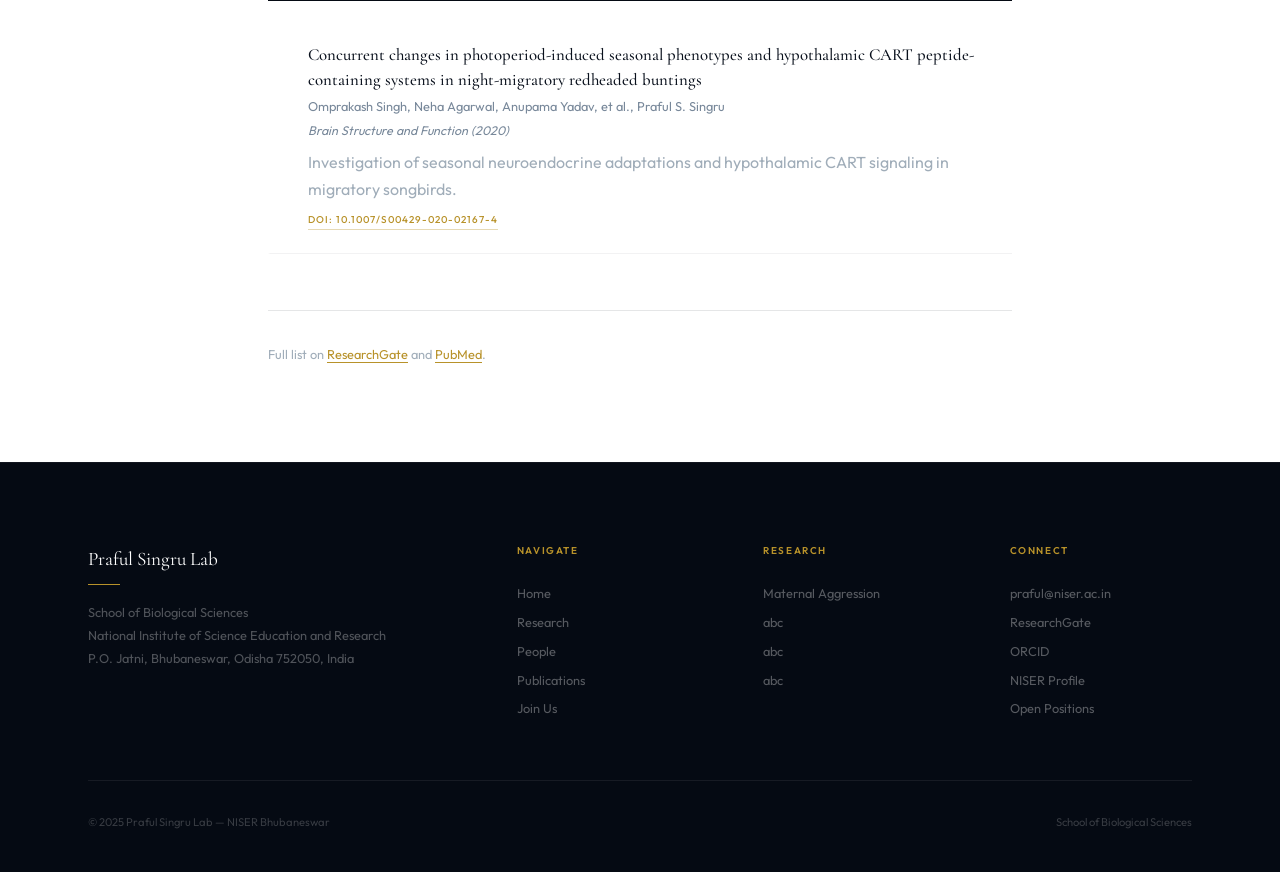
<file: publications.html>
<!DOCTYPE html>
<html lang="en">
<head>
  <meta charset="UTF-8"/>
  <meta name="viewport" content="width=device-width,initial-scale=1.0"/>
  <title>Publications — Praful Singru Lab</title>
  <link rel="stylesheet" href="assets/style.css"/>
</head>
<body>
<div id="nav-ph"></div>

<div class="page-band">
  <div class="page-band-bg-text">Publications</div>
  <div class="page-band-rule"></div>
  <div class="wrap">
    <p class="label" style="color:var(--gold);">Scholarly Output</p>
    <h1 style="margin-top:.5rem;">Publications</h1>
    <p class="lead">Peer-reviewed articles, reviews, and book chapters. <span style="color:var(--gold);">★</span> denotes selected publications.</p>
  </div>
</div>

<section>
  <div class="wrap-sm">

    <div class="filter-tabs" data-reveal>
      <button class="filter-tab on" data-yr="all">All</button>
      <button class="filter-tab" data-yr="2025">2025</button>
      <button class="filter-tab" data-yr="2024">2024</button>
      <button class="filter-tab" data-yr="2022">2022</button>
      <button class="filter-tab" data-yr="2021">2021</button>
      <button class="filter-tab" data-yr="2020">2020</button>
    </div>

    <!-- 2025 -->
    <div class="pub-year-block" data-yr="2025" data-reveal>
      <div class="pub-year-head">
        <span class="pub-year-num">2025</span>
        <span class="pub-year-count">4 articles</span>
      </div>
      <div class="pub-item">
        <span class="pub-star empty">★</span>
        <div>
          <div class="pub-title">Secretagogin in the Central Nervous System of the Gecko, Hemidactylus leschenaultii</div>
          <div class="pub-authors">Abhinav Srivastava, Sumela Basu, Saina Rath, et al., Praful S. Singru</div>
          <div class="pub-venue-row"><span class="pub-venue">The Journal of Comparative Neurology (2025)</span></div>
          <div class="pub-abstract" style="margin-top:.5rem;color:var(--muted-lt);">Investigation of secretagogin distribution and neuroanatomical organization in the gecko brain, highlighting conserved neuroendocrine signaling mechanisms across vertebrates.</div>
          <span class="pub-doi">DOI: (To be updated after final publication assignment)</span>
        </div>
      </div>
      <div class="pub-item">
        <span class="pub-star empty">★</span>
        <div>
          <div class="pub-title">Transient receptor potential vanilloid 2 (TRPV2) channels modulate the nigrostriatal dopaminergic activity in rats</div>
          <div class="pub-authors">Sumela Basu, Biru Dudhabhate, Saptarsi Mitra, et al., Praful S. Singru</div>
          <div class="pub-venue-row"><span class="pub-venue">Neuropharmacology (2025)</span></div>
          <div class="pub-abstract" style="margin-top:.5rem;color:var(--muted-lt);">Study exploring TRPV2-mediated modulation of dopaminergic neuronal activity in the nigrostriatal pathway and its implications for motor regulation and basal ganglia function.</div>
          <span class="pub-doi">DOI: (Pending final indexing/publication)</span>
        </div>
      </div>
      <div class="pub-item">
        <span class="pub-star empty">★</span>
        <div>
          <div class="pub-title">Thyrotropin-Releasing Hormone (TRH)-Containing Neuronal System in the Brain: Organization, Function and Evolution</div>
          <div class="pub-authors">Praful S. Singru, Sumela Basu, Omprakash Singh, Abhinav Srivastava</div>
          <div class="pub-venue-row"><span class="pub-venue">Book Chapter (2025)</span></div>
          <div class="pub-abstract" style="margin-top:.5rem;color:var(--muted-lt);">Comprehensive review of TRH neuronal systems, neuroendocrine regulation, hypothalamic organization, and evolutionary conservation across vertebrate species.</div>
          <span class="pub-doi">DOI: (Book chapter DOI pending publisher indexing)</span>
        </div>
      </div>
      <div class="pub-item">
        <span class="pub-star empty">★</span>
        <div>
          <div class="pub-title">CART Neurons in the Hypothalamic Ventral Premammillary Nucleus (PMv) in Rats Mediate Maternal, But Not Inter-male Aggression</div>
          <div class="pub-authors">Sumela Basu, Akash Waghade, Roshni Parveen, et al., Praful S. Singru</div>
          <div class="pub-venue-row"><span class="pub-venue">The Journal of Neuroscience (2025)</span></div>
          <div class="pub-abstract" style="margin-top:.5rem;color:var(--muted-lt);">Identification of CART-expressing PMv neurons as regulators of maternal aggression, revealing specialized hypothalamic aggression circuitry.</div>
          <span class="pub-doi">DOI: 10.1523/JNEUROSCI.2140-24.2025</span>
        </div>
      </div>
    </div>

    <!-- 2024 -->
    <div class="pub-year-block" data-yr="2024" data-reveal>
      <div class="pub-year-head">
        <span class="pub-year-num">2024</span>
        <span class="pub-year-count">1 article</span>
      </div>
      <div class="pub-item">
        <span class="pub-star empty">★</span>
        <div>
          <div class="pub-title">Cocaine- and Amphetamine-Regulated Transcript Peptide in the Central Nervous System of the Gecko, Hemidactylus leschenaultii: Molecular Characterization, Neuroanatomical Organization, and Regulation by Neuropeptide Y</div>
          <div class="pub-authors">Omprakash Singh, Sumela Basu, Abhinav Srivastava, et al., Praful S. Singru</div>
          <div class="pub-venue-row"><span class="pub-venue">The Journal of Comparative Neurology (2024)</span></div>
          <div class="pub-abstract" style="margin-top:.5rem;color:var(--muted-lt);">Detailed characterization of CART neuropeptide systems in the reptilian brain and their regulation by neuropeptide Y.</div>
          <span class="pub-doi">DOI: 10.1002/cne.25738</span>
        </div>
      </div>
    </div>

    <!-- 2022 -->
    <div class="pub-year-block" data-yr="2022" data-reveal>
      <div class="pub-year-head">
        <span class="pub-year-num">2022</span>
        <span class="pub-year-count">3 articles</span>
      </div>
      <div class="pub-item">
        <span class="pub-star empty">★</span>
        <div>
          <div class="pub-title">TRH and NPY interact to regulate dynamic changes in energy balance in male zebra finch</div>
          <div class="pub-authors">Devraj Singh, Saptarsi Mitra, Omprakash Singh, Praful S. Singru</div>
          <div class="pub-venue-row"><span class="pub-venue">Endocrinology (2022)</span></div>
          <div class="pub-abstract" style="margin-top:.5rem;color:var(--muted-lt);">Investigation of TRH–NPY interactions in hypothalamic regulation of feeding and energy balance in avian systems.</div>
          <span class="pub-doi">DOI: 10.1210/endocr/bqac150</span>
        </div>
      </div>
      <div class="pub-item">
        <span class="pub-star empty">★</span>
        <div>
          <div class="pub-title">Calcium-binding proteins typify the dopaminergic neuronal subtypes in the ventral tegmental area of zebra finch, Taeniopygia guttata</div>
          <div class="pub-authors">Saptarsi Mitra, Sumela Basu, Omprakash Singh, et al., Praful S. Singru</div>
          <div class="pub-venue-row"><span class="pub-venue">The Journal of Comparative Neurology (2022)</span></div>
          <div class="pub-abstract" style="margin-top:.5rem;color:var(--muted-lt);">Characterization of calcium-binding protein expression in avian dopaminergic neuronal subtypes.</div>
          <span class="pub-doi">DOI: 10.1002/cne.25317</span>
        </div>
      </div>
      <div class="pub-item">
        <span class="pub-star empty">★</span>
        <div>
          <div class="pub-title">Secretagogin in the brain and pituitary of the catfish, Clarias batrachus: Molecular characterization and regulation by insulin</div>
          <div class="pub-authors">Sumela Basu, Saptarsi Mitra, Omprakash Singh, et al., Praful S. Singru</div>
          <div class="pub-venue-row"><span class="pub-venue">The Journal of Comparative Neurology (2022)</span></div>
          <div class="pub-abstract" style="margin-top:.5rem;color:var(--muted-lt);">Analysis of secretagogin signaling in neuroendocrine tissues and insulin-mediated regulation in catfish.</div>
          <span class="pub-doi">DOI: 10.1002/cne.25311</span>
        </div>
      </div>
    </div>

    <!-- 2021 -->
    <div class="pub-year-block" data-yr="2021" data-reveal>
      <div class="pub-year-head">
        <span class="pub-year-num">2021</span>
        <span class="pub-year-count">1 article</span>
      </div>
      <div class="pub-item">
        <span class="pub-star empty">★</span>
        <div>
          <div class="pub-title">Cocaine- and amphetamine-regulated transcript peptide- and dopamine-containing systems interact in the ventral tegmental area of the zebra finch, Taeniopygia guttata, during dynamic changes in energy status</div>
          <div class="pub-authors">Saptarsi Mitra, Sumela Basu, Omprakash Singh, et al., Praful S. Singru</div>
          <div class="pub-venue-row"><span class="pub-venue">Brain Structure and Function (2021)</span></div>
          <div class="pub-abstract" style="margin-top:.5rem;color:var(--muted-lt);">Study examining interactions between CART neuropeptide and dopaminergic systems during metabolic state transitions.</div>
          <span class="pub-doi">DOI: 10.1007/s00429-021-02401-z</span>
        </div>
      </div>
    </div>

    <!-- 2020 -->
    <div class="pub-year-block" data-yr="2020" data-reveal>
      <div class="pub-year-head">
        <span class="pub-year-num">2020</span>
        <span class="pub-year-count">1 article</span>
      </div>
      <div class="pub-item">
        <span class="pub-star empty">★</span>
        <div>
          <div class="pub-title">Concurrent changes in photoperiod-induced seasonal phenotypes and hypothalamic CART peptide-containing systems in night-migratory redheaded buntings</div>
          <div class="pub-authors">Omprakash Singh, Neha Agarwal, Anupama Yadav, et al., Praful S. Singru</div>
          <div class="pub-venue-row"><span class="pub-venue">Brain Structure and Function (2020)</span></div>
          <div class="pub-abstract" style="margin-top:.5rem;color:var(--muted-lt);">Investigation of seasonal neuroendocrine adaptations and hypothalamic CART signaling in migratory songbirds.</div>
          <span class="pub-doi">DOI: 10.1007/s00429-020-02167-4</span>
        </div>
      </div>
    </div>

    <p style="font-size:.8rem;color:var(--muted-lt);margin-top:2rem;padding-top:2rem;border-top:1px solid var(--rule);" data-reveal>
      Full list on
      <a href="https://www.researchgate.net/scientific-contributions/Praful-S-Singru-38752175" target="_blank" rel="noopener" style="color:var(--gold);border-bottom:1px solid var(--gold);">ResearchGate</a>
      and
      <a href="https://pubmed.ncbi.nlm.nih.gov/?term=Singru+PS" target="_blank" rel="noopener" style="color:var(--gold);border-bottom:1px solid var(--gold);">PubMed</a>.
    </p>

  </div>
</section>

<div id="footer-ph"></div>
<script src="assets/components.js"></script>
</body>
</html>
</file>
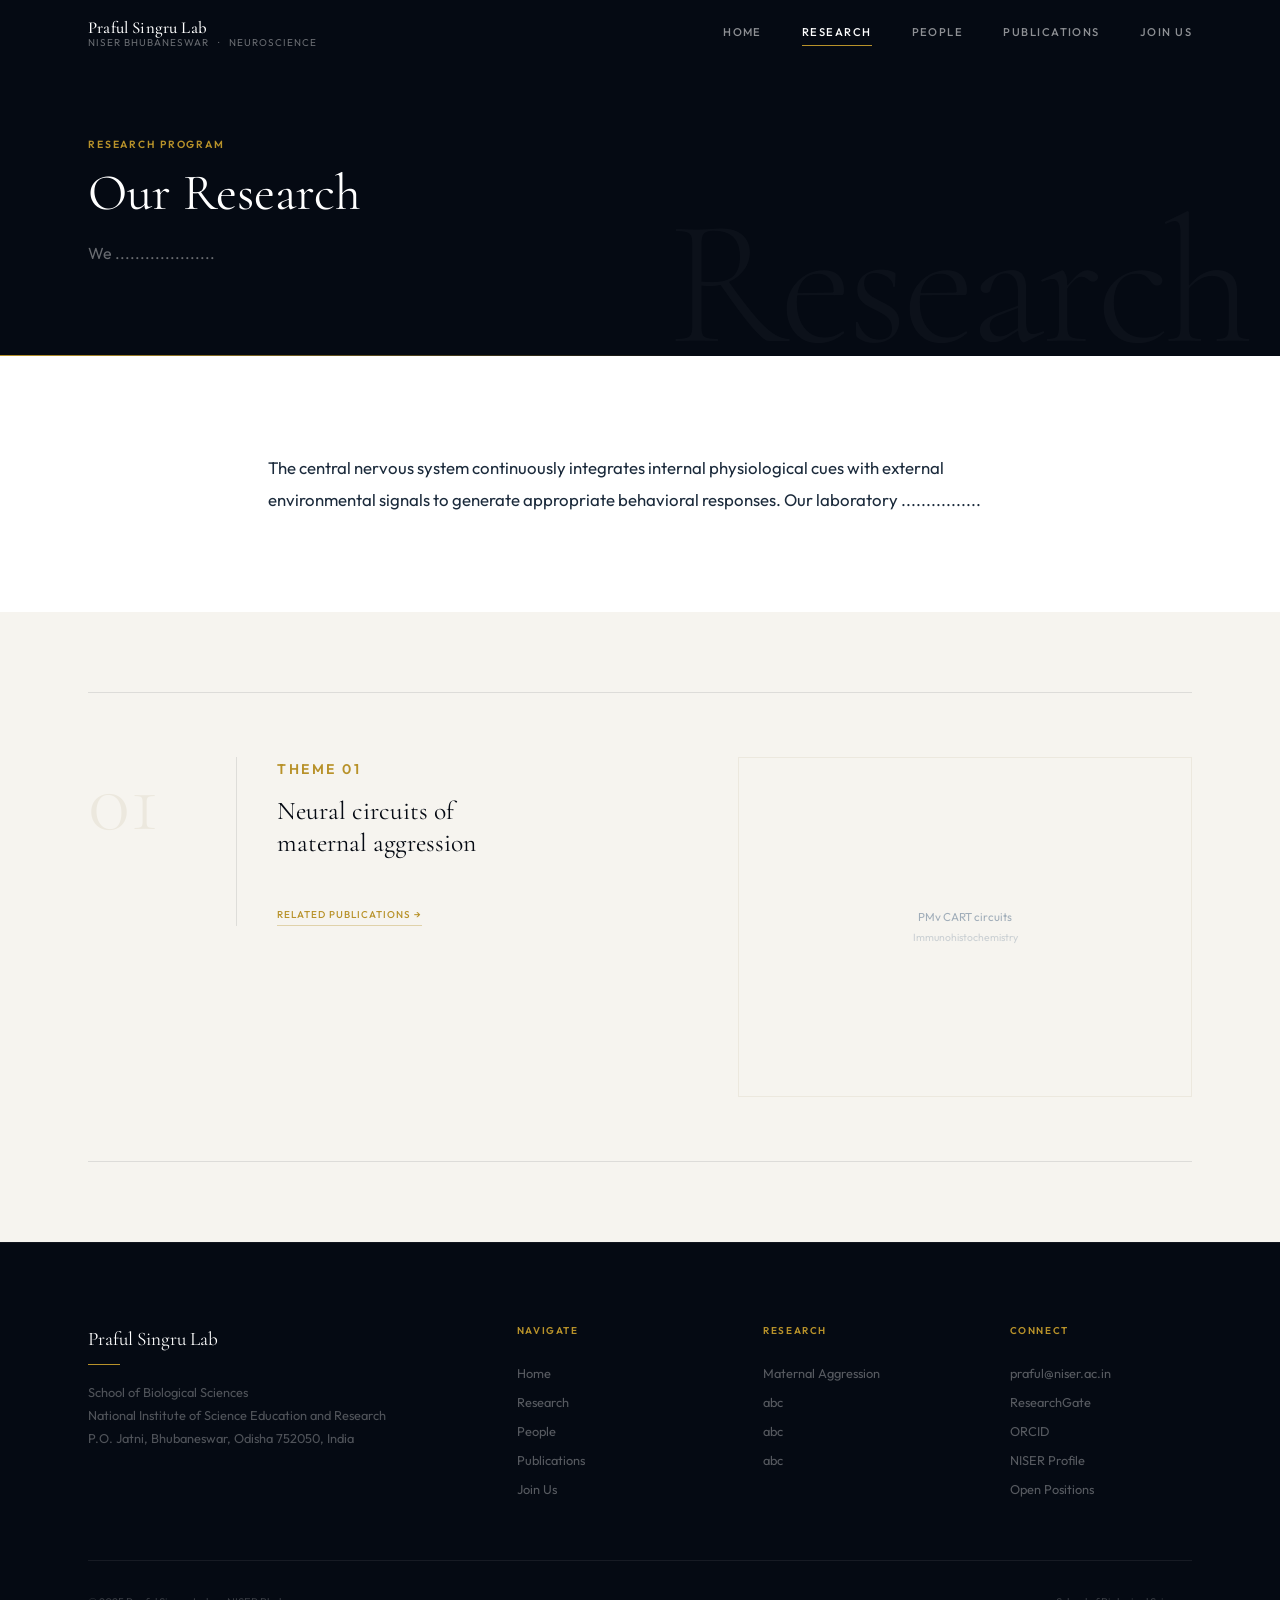
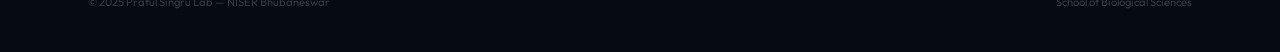
<file: research.html>
<!DOCTYPE html>
<html lang="en">
<head>
  <meta charset="UTF-8"/>
  <meta name="viewport" content="width=device-width,initial-scale=1.0"/>
  <title>Research — Praful Singru Lab</title>
  <link rel="stylesheet" href="assets/style.css"/>
</head>
<body>
<div id="nav-ph"></div>

<div class="page-band">
  <div class="page-band-bg-text">Research</div>
  <div class="page-band-rule"></div>
  <div class="wrap">
    <p class="label" style="color:var(--gold);">Research Program</p>
    <h1 style="margin-top:.5rem;">Our Research</h1>
    <p class="lead">We ....................</p>
  </div>
</div>

<!-- Overview -->
<section>
  <div class="wrap-sm">
    <p style="font-size:1.05rem;line-height:1.9;color:var(--slate);" data-reveal>
      The central nervous system continuously integrates internal physiological cues
      with external environmental signals to generate appropriate behavioral responses.
      Our laboratory ................
    </p>
  </div>
</section>

<!-- ═══════ RESEARCH THEMES ═══════ -->
<section class="bg-cream" style="padding:0;">
  <div class="wrap" style="padding-top:5rem;padding-bottom:5rem;">

    <!-- 01 Maternal Aggression -->
    <div class="research-item" id="maternal-aggression" data-reveal>
      <div class="num-ghost">01</div>
      <div class="research-item-body">
        <p class="label mb-2">Theme 01</p>
        <h3>Neural circuits of<br>maternal aggression</h3>
        <!--<p class="mt-3">One of the central research directions of the laboratory investigates how transient
          maternal aggression emerges in lactating females to protect offspring from perceived threats.</p>
        <p class="mt-2">Recent work from the lab demonstrated that neurons expressing the neuropeptide CART
          (Cocaine- and Amphetamine-Regulated Transcript) within the ventral premammillary nucleus
          (PMv) become strongly activated during maternal aggression. The study further identified
          a functional PMv → VMHvl pathway that contributes specifically to maternal aggression
          while being distinct from inter-male aggression circuitry.</p>
        <p class="mt-2"><strong>The work highlights:</strong></p>
        <ul class="mt-2">
          <li>Functional specialization of hypothalamic subregions</li>
          <li>Dynamic behavioral reconfiguration during motherhood</li>
          <li>Neurochemical regulation of aggression circuits</li>
          <li>Context-dependent neural plasticity</li>
        </ul>
        -->
        <a href="publications.html" class="pub-doi mt-4" style="display:inline-flex;">Related Publications →</a>
      </div>
      <div class="research-img-ph">
        <span style="text-align:center;padding:1.5rem;">PMv CART circuits<br><span style="opacity:.5;font-size:.65rem;">Immunohistochemistry</span></span>
      </div>
    </div>

    <!-- 02 Energy Homeostasis 
    <div class="research-item" id="energy-homeostasis" data-reveal>
      <div class="num-ghost">02</div>
      <div class="research-item-body">
        <p class="label mb-2">Theme 02</p>
        <h3>Hypothalamic Control of<br>Energy Homeostasis</h3>
        <p class="mt-3">The hypothalamus plays a central role in maintaining energy balance by integrating
          hormonal, metabolic, and sensory information.</p>
        <p class="mt-2">Research from the lab has explored how melanocortin signaling, CART neurons, and
          hypothalamic-paraventricular pathways regulate feeding and metabolic homeostasis.
          A notable contribution identified glutamatergic neurons in the hypothalamic paraventricular
          nucleus activated during refeeding and linked them to melanocortin signaling pathways.</p>
        <p class="mt-2"><strong>Current interests include:</strong></p>
        <ul class="mt-2">
          <li>Feeding regulation and satiety signaling</li>
          <li>Hypothalamic neuropeptides in energy balance</li>
          <li>Brainstem–hypothalamus communication</li>
          <li>Neurobiology of obesity and metabolism</li>
        </ul>
        <a href="publications.html" class="pub-doi mt-4" style="display:inline-flex;">Related Publications →</a>
      </div>
      <div class="research-img-ph">
        <span style="text-align:center;padding:1.5rem;">PVN feeding circuits<br><span style="opacity:.5;font-size:.65rem;">Neuropeptide mapping</span></span>
      </div>
    </div>
    -->

    <!-- 03 Neuroendocrine 
    <div class="research-item" id="neuroendocrine-integration" data-reveal>
      <div class="num-ghost">03</div>
      <div class="research-item-body">
        <p class="label mb-2">Theme 03</p>
        <h3>Neuroendocrine<br>Integration</h3>
        <p class="mt-3">The laboratory investigates how neural and endocrine systems communicate to regulate
          physiological and behavioral processes.</p>
        <p class="mt-2">Particular emphasis is placed on hypothalamic neurosecretory systems, including TRH
          neurons and peptidergic signaling networks. Earlier studies contributed to understanding
          the anatomical organization of hypophysiotropic TRH neurons within the hypothalamic
          paraventricular nucleus and their neurochemical identity.</p>
        <p class="mt-2"><strong>Research areas include:</strong></p>
        <ul class="mt-2">
          <li>Hypothalamic neurosecretory circuits</li>
          <li>Hormonal feedback systems</li>
          <li>Stress-responsive neural pathways</li>
          <li>Neurochemical organization of hypothalamic nuclei</li>
        </ul>
        <a href="publications.html" class="pub-doi mt-4" style="display:inline-flex;">Related Publications →</a>
      </div>
      <div class="research-img-ph">
        <span style="text-align:center;padding:1.5rem;">Hypothalamic-pituitary axis<br><span style="opacity:.5;font-size:.65rem;">Neurosecretory circuits</span></span>
      </div>
    </div>
    -->

    <!-- 04 Comparative 
    <div class="research-item" id="comparative-evolutionary" data-reveal>
      <div class="num-ghost">04</div>
      <div class="research-item-body">
        <p class="label mb-2">Theme 04</p>
        <h3>Comparative &amp;<br>Evolutionary Neurobiology</h3>
        <p class="mt-3">Beyond mammalian systems, the lab has also investigated neuropeptide organization
          across vertebrate species.</p>
        <p class="mt-2">Recent studies characterized CART peptide systems in the gecko brain, providing one of
          the first detailed descriptions of CART neuroanatomy in reptiles. This work revealed
          widespread conservation of neuropeptide systems involved in energy balance and motivated
          behavior across vertebrate evolution.</p>
        <p class="mt-2"><strong>Research in this direction explores:</strong></p>
        <ul class="mt-2">
          <li>Evolution of neuropeptide systems</li>
          <li>Comparative neuroanatomy</li>
          <li>Conserved hypothalamic circuitry across vertebrates</li>
          <li>Vertebrate brain organization</li>
        </ul>
        <a href="publications.html" class="pub-doi mt-4" style="display:inline-flex;">Related Publications →</a>
      </div>
      <div class="research-img-ph">
        <span style="text-align:center;padding:1.5rem;">Vertebrate CART systems<br><span style="opacity:.5;font-size:.65rem;">Comparative neuroanatomy</span></span>
      </div>
    </div>

  </div>
</section>
-->

<!-- ═══════ METHODS ═══════ 
<section>
  <div class="wrap">
    <div class="sec-header">
      <div class="sec-header-left" data-reveal>
        <p class="label">Toolkit</p>
        <h2>Experimental Approaches</h2>
      </div>
    </div>
    <div class="methods-grid">
      <div class="method-item" data-reveal>
        <div class="method-num">01</div>
        <h4>Neuroanatomy</h4>
        <p style="font-size:.875rem;margin-top:.4rem;">Fluorescence immunohistochemistry, multi-channel confocal imaging, stereotaxic surgery, anterograde &amp; retrograde tract-tracing, RNAScope ISH, dual/triple labeling.</p>
      </div>
      <div class="method-item" data-reveal data-reveal-delay="1">
        <div class="method-num">02</div>
        <h4>Circuit Manipulation</h4>
        <p style="font-size:.875rem;margin-top:.4rem;">Optogenetics (ChR2, ArchT), chemogenetics (DREADDs), viral vector-based projection-specific targeting, fiber photometry, in vivo calcium imaging.</p>
      </div>
      <div class="method-item" data-reveal data-reveal-delay="2">
        <div class="method-num">03</div>
        <h4>Behavioral Analysis</h4>
        <p style="font-size:.875rem;margin-top:.4rem;">Automated Any-Maze tracking, pup retrieval paradigms, resident-intruder assays, open field, elevated plus-maze, fear conditioning, live CCTV scoring.</p>
      </div>
      <div class="method-item" data-reveal data-reveal-delay="3">
        <div class="method-num">04</div>
        <h4>Molecular Methods</h4>
        <p style="font-size:.875rem;margin-top:.4rem;">qRT-PCR, Western blotting, ELISA, radioimmunoassay (RIA), RNAScope single-cell transcript detection, immunoprecipitation.</p>
      </div>
      <div class="method-item" data-reveal data-reveal-delay="4">
        <div class="method-num">05</div>
        <h4>Endocrine Physiology</h4>
        <p style="font-size:.875rem;margin-top:.4rem;">Thyroidectomy, adrenalectomy, gonadectomy, and hormone replacement protocols; circadian and ultradian sampling; portal blood collection.</p>
      </div>
      <div class="method-item" data-reveal data-reveal-delay="5">
        <div class="method-num">06</div>
        <h4>Animal Models</h4>
        <p style="font-size:.875rem;margin-top:.4rem;">Wistar &amp; Sprague-Dawley rats; C57BL/6 mice; transgenic reporters (POMC-GFP, NPY-hrGFP, Gal-Cre); Siberian hamster seasonal models.</p>
      </div>
    </div>
  </div>
  -->
</section>


<!-- CTA 
<section style="background:var(--ink-deep);padding:5rem 0;">
  <div class="wrap-xs" style="text-align:center;">
    <p class="label mb-3" style="color:var(--gold);" data-reveal>Collaborate</p>
    <h2 style="color:var(--white);margin-bottom:1rem;" data-reveal data-reveal-delay="1">Interested in Our Work?</h2>
    <p style="color:rgba(255,255,255,.4);max-width:440px;margin:0 auto 2.5rem;" data-reveal data-reveal-delay="2">We are open to collaborations and actively recruit PhD students, project students, and short-term research interns.</p>
    <a href="join.html" class="btn btn-gold" data-reveal data-reveal-delay="3">Join the Lab →</a>
  </div>
  -->
</section>




<div id="footer-ph"></div>
<script src="assets/components.js"></script>
</body>
</html>
</file>
<file: assets/style.css>
@import url('https://fonts.googleapis.com/css2?family=Cormorant+Garamond:ital,wght@0,300;0,400;0,500;0,600;1,300;1,400;1,500&family=Outfit:wght@300;400;500;600&display=swap');

:root {
  --ink:        #09101c;
  --ink-deep:   #050a13;
  --slate:      #1b2a3b;
  --gold:       #b8922a;
  --gold-lt:    #c9a84c;
  --gold-pale:  #e8d5a3;
  --gold-dim:   rgba(184,146,42,0.14);
  --cream:      #f6f4ef;
  --cream-dk:   #ece8de;
  --white:      #ffffff;
  --muted:      #78889a;
  --muted-lt:   #a0adb9;
  --rule:       rgba(9,16,28,0.10);
  --rule-heavy: rgba(9,16,28,0.22);
  --rule-lt:    rgba(255,255,255,0.08);
  --ease:       cubic-bezier(0.22, 0.61, 0.36, 1);
  --ease-snap:  cubic-bezier(0.16, 1, 0.3, 1);
  --shadow-sm:  0 2px 14px rgba(9,16,28,0.07);
  --shadow-md:  0 8px 40px rgba(9,16,28,0.11);
}

*,*::before,*::after{box-sizing:border-box;margin:0;padding:0}
html{scroll-behavior:smooth;font-size:16px}
body{font-family:'Outfit',system-ui,sans-serif;color:var(--ink);background:var(--white);line-height:1.7;-webkit-font-smoothing:antialiased;text-rendering:optimizeLegibility}

/* ── Typography ── */
.display{font-family:'Cormorant Garamond',Georgia,serif;font-size:clamp(2.8rem,6.5vw,5.2rem);font-weight:400;line-height:1.06;letter-spacing:-0.025em;color:var(--ink-deep)}
h1,h2,h3,h4{font-family:'Cormorant Garamond',Georgia,serif;line-height:1.18;color:var(--ink-deep)}
h1{font-size:clamp(2rem,4.5vw,3.2rem);font-weight:400}
h2{font-size:clamp(1.65rem,3vw,2.5rem);font-weight:400;letter-spacing:-0.01em}
h3{font-size:clamp(1.2rem,2vw,1.6rem);font-weight:400}
h4{font-size:.95rem;font-weight:600;font-family:'Outfit',sans-serif;letter-spacing:.02em}
p{color:var(--muted);font-size:.9375rem;line-height:1.78}
a{color:inherit;text-decoration:none}

/* ── Layout ── */
.wrap{max-width:1200px;margin:0 auto;padding:0 3rem}
.wrap-sm{max-width:840px;margin:0 auto;padding:0 3rem}
.wrap-xs{max-width:640px;margin:0 auto;padding:0 3rem}
section{padding:6rem 0}

/* ── Scroll Reveal ── */
[data-reveal]{opacity:0;transform:translateY(24px);transition:opacity .75s var(--ease),transform .75s var(--ease)}
[data-reveal].visible{opacity:1;transform:none}
[data-reveal-delay="1"]{transition-delay:.1s}
[data-reveal-delay="2"]{transition-delay:.2s}
[data-reveal-delay="3"]{transition-delay:.3s}
[data-reveal-delay="4"]{transition-delay:.4s}
[data-reveal-delay="5"]{transition-delay:.5s}
[data-reveal-delay="6"]{transition-delay:.6s}

/* ── Navbar ── */
#nav{position:fixed;top:0;left:0;right:0;z-index:200;transition:background .45s var(--ease),border-color .45s,box-shadow .45s;border-bottom:1px solid transparent}
#nav.solid{background:rgba(255,255,255,.97);border-bottom-color:var(--rule);backdrop-filter:blur(20px);-webkit-backdrop-filter:blur(20px)}
.nav-wrap{max-width:1200px;margin:0 auto;padding:0 3rem;height:68px;display:flex;align-items:center;justify-content:space-between}
.nav-logo{display:flex;flex-direction:column;gap:2px}
.nav-logo-name{font-family:'Cormorant Garamond',serif;font-size:1.05rem;font-weight:500;color:var(--white);letter-spacing:.01em;line-height:1;transition:color .3s}
#nav.solid .nav-logo-name{color:var(--ink-deep)}
.nav-logo-sub{font-size:.62rem;font-weight:400;color:rgba(255,255,255,.4);letter-spacing:.1em;text-transform:uppercase;line-height:1;transition:color .3s}
#nav.solid .nav-logo-sub{color:var(--muted)}
.nav-links{display:flex;align-items:center;gap:2.5rem}
.nav-links a{font-size:.7rem;font-weight:500;letter-spacing:.13em;text-transform:uppercase;color:rgba(255,255,255,.55);position:relative;padding-bottom:3px;transition:color .25s}
#nav.solid .nav-links a{color:var(--muted)}
.nav-links a::after{content:'';position:absolute;bottom:-1px;left:0;width:0;height:1px;background:var(--gold);transition:width .35s var(--ease-snap)}
.nav-links a:hover{color:var(--white)}
#nav.solid .nav-links a:hover{color:var(--ink)}
.nav-links a:hover::after,.nav-links a.active::after{width:100%}
.nav-links a.active{color:var(--white)}
#nav.solid .nav-links a.active{color:var(--ink)}
.ham{display:none;flex-direction:column;gap:5px;cursor:pointer;padding:4px}
.ham span{display:block;width:22px;height:1.5px;background:var(--white);border-radius:1px;transition:all .25s}
#nav.solid .ham span{background:var(--ink)}
.mob-nav{display:none;position:fixed;top:68px;left:0;right:0;bottom:0;background:var(--white);z-index:199;flex-direction:column;padding:2.5rem 3rem;gap:.25rem;overflow-y:auto}
.mob-nav.open{display:flex}
.mob-nav a{font-size:1.6rem;font-family:'Cormorant Garamond',serif;font-weight:400;color:var(--ink);padding:.75rem 0;border-bottom:1px solid var(--rule);transition:color .2s,padding-left .3s var(--ease)}
.mob-nav a:hover{color:var(--gold);padding-left:.5rem}

/* ── Hero ── */
.hero{min-height:100svh;background:var(--ink-deep);position:relative;overflow:hidden;display:flex;align-items:flex-end;padding-bottom:5rem}
.hero-canvas{position:absolute;top:0;left:0;width:100%;height:100%;z-index:0;display:block}
/* right vertical rule */
/* right rule removed — animation fills right side */
.hero-content{position:relative;z-index:3;max-width:1200px;margin:0 auto;padding:0 3rem;width:100%}
.hero-eyebrow{display:inline-flex;align-items:center;gap:1rem;font-size:.68rem;font-weight:500;letter-spacing:.2em;text-transform:uppercase;color:var(--gold-pale);margin-bottom:2rem;opacity:0;animation:heroFade .8s .3s var(--ease) forwards}
.hero-eyebrow-line{width:36px;height:1px;background:var(--gold);flex-shrink:0}
.hero .display{color:var(--white);max-width:820px;opacity:0;animation:heroFade .9s .5s var(--ease) forwards}
.hero .display em{font-style:italic;color:var(--gold-pale)}
.hero-sub{font-size:.95rem;font-weight:300;color:rgba(255,255,255,.45);max-width:500px;line-height:1.85;margin-top:1.75rem;opacity:0;animation:heroFade .9s .7s var(--ease) forwards}
.hero-cta{display:flex;gap:.85rem;margin-top:2.75rem;flex-wrap:wrap;opacity:0;animation:heroFade .9s .9s var(--ease) forwards}
.hero-side-label{position:absolute;right:1.6rem;bottom:120px;z-index:3;writing-mode:vertical-rl;font-size:.58rem;letter-spacing:.2em;text-transform:uppercase;color:rgba(255,255,255,.18);display:flex;align-items:center;gap:.6rem;opacity:0;animation:heroFade 1s 1.1s var(--ease) forwards}
.hero-side-label::after{content:'';display:block;width:1px;height:44px;background:linear-gradient(to bottom,rgba(255,255,255,.15),transparent)}

/* ── Ticker ── */
.hero-ticker{position:absolute;bottom:0;left:0;right:0;z-index:4;border-top:1px solid rgba(255,255,255,.07);background:rgba(5,10,19,.7);backdrop-filter:blur(8px);overflow:hidden;height:44px;display:flex;align-items:center}
.hero-ticker-track{display:flex;white-space:nowrap;animation:ticker 40s linear infinite}
.hero-ticker-item{display:inline-flex;align-items:center;gap:1.5rem;font-size:.6rem;font-weight:500;letter-spacing:.18em;text-transform:uppercase;color:rgba(255,255,255,.25);padding:0 3rem}
.hero-ticker-item::before{content:'◆';color:rgba(184,146,42,.6);font-size:.35rem;flex-shrink:0}

/* ── Buttons ── */
.btn{display:inline-flex;align-items:center;gap:.5rem;padding:.72rem 1.8rem;font-family:'Outfit',sans-serif;font-size:.68rem;font-weight:500;letter-spacing:.13em;text-transform:uppercase;border-radius:1px;cursor:pointer;border:none;transition:all .25s var(--ease)}
.btn-gold{background:var(--gold);color:var(--white)}
.btn-gold:hover{background:var(--gold-lt);transform:translateY(-1px);box-shadow:0 6px 24px rgba(184,146,42,.35)}
.btn-ghost{background:transparent;color:var(--white);border:1px solid rgba(255,255,255,.22)}
.btn-ghost:hover{border-color:rgba(255,255,255,.55);transform:translateY(-1px)}
.btn-ink{background:var(--ink);color:var(--white)}
.btn-ink:hover{background:var(--slate);transform:translateY(-1px);box-shadow:var(--shadow-sm)}
.btn-outline-ink{background:transparent;color:var(--ink);border:1px solid var(--rule-heavy)}
.btn-outline-ink:hover{border-color:var(--ink);background:var(--ink);color:var(--white)}
.btn-sm{padding:.5rem 1.1rem;font-size:.62rem}

/* ── Labels ── */
.label{font-size:.65rem;font-weight:600;letter-spacing:.18em;text-transform:uppercase;color:var(--gold)}
.gold-rule{width:40px;height:2px;background:var(--gold)}
.num-ghost{font-family:'Cormorant Garamond',serif;font-size:5.5rem;font-weight:300;line-height:1;color:var(--cream-dk);user-select:none;flex-shrink:0}

/* ── Section header ── */
.sec-header{display:flex;align-items:flex-end;justify-content:space-between;gap:2rem;margin-bottom:3.5rem;padding-bottom:1.5rem;border-bottom:1px solid var(--rule)}
.sec-header-left{flex:1}
.sec-header h2{margin-top:.5rem}

/* ── Page band ── */
.page-band{background:var(--ink-deep);padding:8.5rem 0 5.5rem;position:relative;overflow:hidden}
.page-band-bg-text{position:absolute;bottom:-.1em;right:2rem;font-family:'Cormorant Garamond',serif;font-size:clamp(5rem,14vw,13rem);font-weight:300;color:rgba(255,255,255,.03);line-height:1;pointer-events:none;user-select:none;white-space:nowrap;letter-spacing:-.03em}
.page-band::after{content:'';position:absolute;bottom:0;left:0;right:0;height:1px;background:linear-gradient(to right,var(--gold),transparent 55%)}
.page-band h1{color:var(--white)}
.page-band .lead{font-size:1rem;color:rgba(255,255,255,.4);margin-top:1rem;max-width:520px;line-height:1.8}

/* ── Stats ── */
.stats-bar{background:var(--cream);border-bottom:1px solid var(--cream-dk)}
.stats-grid{display:grid;grid-template-columns:repeat(4,1fr)}
.stat-item{padding:2.5rem 3rem;border-right:1px solid var(--cream-dk);position:relative;overflow:hidden;transition:background .3s}
.stat-item:last-child{border-right:none}
.stat-item::after{content:'';position:absolute;bottom:0;left:0;right:0;height:0;background:var(--gold);transition:height .35s var(--ease-snap)}
.stat-item:hover{background:var(--white)}
.stat-item:hover::after{height:2px}
.stat-num{font-family:'Cormorant Garamond',serif;font-size:3rem;font-weight:300;color:var(--ink);line-height:1;margin-bottom:.4rem}
.stat-label{font-size:.63rem;font-weight:500;letter-spacing:.14em;text-transform:uppercase;color:var(--muted)}

/* ── About ── */
.about-split{display:grid;grid-template-columns:1fr 1fr;gap:6rem;align-items:center}
.about-img-ph{aspect-ratio:4/3;background:var(--cream);border:1px solid var(--cream-dk);display:flex;align-items:center;justify-content:center;color:#b8c0cc;font-size:.72rem;position:relative}
.about-img-ph::before{content:'';position:absolute;top:-14px;left:-14px;right:14px;bottom:14px;border:1px solid var(--cream-dk);pointer-events:none}
.about-img-ph::after{content:'';position:absolute;bottom:-4px;right:-4px;width:56px;height:56px;background:var(--gold);opacity:.1;pointer-events:none}

/* ── Homepage research highlight cards ── */
.highlight-grid{display:grid;grid-template-columns:repeat(3,1fr);border-top:1px solid var(--rule-lt)}
.highlight-item{padding:2.75rem;border-right:1px solid var(--rule-lt);position:relative;transition:background .3s var(--ease)}
.highlight-item:last-child{border-right:none}
.highlight-item::before{content:'';position:absolute;top:0;left:0;right:0;height:0;background:linear-gradient(to right,var(--gold),transparent);opacity:.6;transition:height .35s var(--ease-snap)}
.highlight-item:hover{background:rgba(255,255,255,.03)}
.highlight-item:hover::before{height:1px}
.hi-num{font-family:'Cormorant Garamond',serif;font-size:.7rem;color:rgba(255,255,255,.2);letter-spacing:.12em;margin-bottom:1.5rem}
.hi-title{font-family:'Cormorant Garamond',serif;font-size:1.35rem;color:var(--white);font-weight:400;margin-bottom:.75rem;line-height:1.3}
.hi-body{font-size:.83rem;color:rgba(255,255,255,.4);line-height:1.78}
.hi-link{display:inline-flex;align-items:center;gap:.4rem;font-size:.62rem;font-weight:500;letter-spacing:.12em;text-transform:uppercase;color:var(--gold);border-bottom:1px solid rgba(184,146,42,.35);padding-bottom:1px;margin-top:1.25rem;transition:border-color .2s,color .2s}
.hi-link:hover{border-color:var(--gold);color:var(--gold-lt)}

/* ── Homepage pubs ── */
.home-pub-item{display:grid;grid-template-columns:48px 1fr;gap:1.5rem;align-items:start;padding:1.75rem 0;border-bottom:1px solid var(--rule);position:relative;transition:padding .2s}
.home-pub-index{font-family:'Cormorant Garamond',serif;font-size:1.35rem;color:var(--cream-dk);font-weight:300;padding-top:.1rem}

/* ── Research page items ── */
.research-item{display:grid;grid-template-columns:100px 1fr 1fr;gap:0 3rem;align-items:start;padding:4rem 0;border-bottom:1px solid var(--rule);position:relative}
.research-item:first-of-type{border-top:1px solid var(--rule)}
.research-item-body{padding:0 2.5rem;border-left:1px solid var(--rule)}
.research-item-body h3{margin-bottom:1rem;line-height:1.25}
.research-item-body p{font-size:.875rem;margin-bottom:.85rem}
.research-item-body ul{margin:.75rem 0 1.25rem;padding-left:0;list-style:none;display:flex;flex-direction:column;gap:.4rem}
.research-item-body li{display:flex;align-items:baseline;gap:.75rem;font-size:.85rem;color:var(--muted);line-height:1.5}
.research-item-body li::before{content:'→';color:var(--gold);font-size:.7rem;flex-shrink:0}
.research-item-body strong{color:var(--slate);font-weight:500}
.research-img-ph{aspect-ratio:4/3;background:var(--cream);border:1px solid var(--cream-dk);display:flex;align-items:center;justify-content:center;color:var(--muted-lt);font-size:.72rem;text-align:center;position:relative}
.research-img-ph::before{content:'';position:absolute;top:8px;left:8px;right:-8px;bottom:-8px;border:1px solid var(--cream-dk);z-index:-1}

/* ── Methods grid ── */
.methods-grid{display:grid;grid-template-columns:repeat(3,1fr);border:1px solid var(--rule)}
.method-item{padding:2rem;border-right:1px solid var(--rule);border-bottom:1px solid var(--rule);transition:background .2s;position:relative}
.method-item:hover{background:var(--cream)}
.method-item:nth-child(3n){border-right:none}
.method-item:nth-last-child(-n+3){border-bottom:none}
.method-num{font-family:'Cormorant Garamond',serif;font-size:1.8rem;font-weight:300;color:var(--cream-dk);line-height:1;margin-bottom:.5rem}
.method-item h4{margin-bottom:.5rem}

/* ── PI ── */
.pi-block{display:grid;grid-template-columns:260px 1fr;gap:4rem;align-items:start;padding:3.5rem;border:1px solid var(--rule);background:var(--cream);position:relative}
.pi-block::before{content:'';position:absolute;top:0;left:0;width:3px;height:100%;background:var(--gold)}
.pi-img{width:100%;aspect-ratio:3/4;background:var(--cream-dk);border:1px solid var(--cream-dk);display:flex;flex-direction:column;align-items:center;justify-content:center;color:#b0bac7;font-size:.72rem;text-align:center;gap:.3rem;overflow:hidden}
.pi-img img{width:100%;height:100%;object-fit:cover;display:block}
.pi-role{font-size:.63rem;font-weight:600;letter-spacing:.14em;text-transform:uppercase;color:var(--gold);margin-top:.35rem;margin-bottom:1.75rem}
.pi-bio p{font-size:.875rem;margin-bottom:.9rem;line-height:1.78}
.pi-links{display:flex;flex-wrap:wrap;gap:.5rem;margin-top:1.75rem}
.pi-link{font-size:.62rem;font-weight:500;letter-spacing:.1em;text-transform:uppercase;color:var(--ink);border:1px solid var(--rule-heavy);padding:.4rem .85rem;transition:all .2s var(--ease)}
.pi-link:hover{background:var(--ink);color:var(--white);border-color:var(--ink)}

/* ── People grid ── */
.people-grid{display:grid;grid-template-columns:repeat(auto-fill,minmax(190px,1fr));border:1px solid var(--rule);background:var(--rule);gap:1px}
.person-cell{background:var(--white);padding:2rem 1.5rem;transition:background .25s;position:relative}
.person-cell::before{content:'';position:absolute;top:0;left:0;right:0;height:0;background:var(--gold);transition:height .3s var(--ease-snap)}
.person-cell:hover{background:var(--cream)}
.person-cell:hover::before{height:2px}
.person-img{aspect-ratio:1;background:var(--cream);margin-bottom:1.2rem;display:flex;align-items:center;justify-content:center;color:#c0c8d4;font-size:.7rem;overflow:hidden}
.person-img img{width:100%;height:100%;object-fit:cover;display:block}
.person-name{font-weight:500;font-size:.9rem;color:var(--ink);margin-bottom:.15rem;line-height:1.3}
.person-role{font-size:.62rem;color:var(--muted);text-transform:uppercase;letter-spacing:.09em;margin-bottom:.6rem}
.person-topic{font-size:.8rem;color:var(--muted);line-height:1.55;margin-bottom:.75rem}
.person-link{font-size:.62rem;font-weight:500;letter-spacing:.1em;text-transform:uppercase;color:var(--gold);border-bottom:1px solid rgba(184,146,42,.35);padding-bottom:1px;margin-right:.75rem;transition:color .2s,border-color .2s}
.person-link:hover{color:var(--ink);border-color:var(--ink)}

/* ── Alumni ── */
.alumni-table{width:100%;border-collapse:collapse}
.alumni-table th{font-size:.62rem;font-weight:600;letter-spacing:.14em;text-transform:uppercase;color:var(--muted);text-align:left;padding:0 1rem 1rem 0;border-bottom:1px solid var(--rule-heavy)}
.alumni-table td{padding:1rem 1rem 1rem 0;font-size:.875rem;border-bottom:1px solid rgba(9,16,28,.05);vertical-align:top}
.alumni-table tr:hover td{background:var(--cream)}
.alumni-table td:first-child{font-weight:500;color:var(--ink)}
.alumni-table td:not(:first-child){color:var(--muted)}

/* ── Publications ── */
.filter-tabs{display:inline-flex;border:1px solid var(--rule-heavy);margin-bottom:3.5rem;overflow:hidden}
.filter-tab{font-size:.62rem;font-weight:500;letter-spacing:.1em;text-transform:uppercase;padding:.6rem 1.15rem;cursor:pointer;color:var(--muted);background:var(--white);border-right:1px solid var(--rule);transition:all .18s}
.filter-tab:last-child{border-right:none}
.filter-tab:hover{color:var(--ink);background:var(--cream)}
.filter-tab.on{background:var(--ink);color:var(--white)}
.pub-year-block{margin-bottom:3.5rem}
.pub-year-head{display:flex;align-items:baseline;gap:1.25rem;margin-bottom:1.25rem;padding-bottom:.85rem;border-bottom:2px solid var(--ink-deep)}
.pub-year-num{font-family:'Cormorant Garamond',serif;font-size:2.2rem;font-weight:300;color:var(--ink);line-height:1}
.pub-year-count{font-size:.62rem;font-weight:500;letter-spacing:.1em;text-transform:uppercase;color:var(--muted-lt)}
.pub-item{padding:1.4rem 0 1.4rem 0;border-bottom:1px solid rgba(9,16,28,.05);display:grid;grid-template-columns:18px 1fr;gap:0 1.25rem;align-items:start;position:relative;border-left:2px solid transparent;transition:border-color .25s,background .2s,padding .2s}
.pub-item.starred{border-left-color:var(--gold)}
.pub-item:hover{background:var(--cream);padding-left:1rem;padding-right:1rem;margin:0 -1rem}
.pub-star{color:var(--gold);font-size:.65rem;padding-top:.28rem}
.pub-star.empty{opacity:0}
.pub-title{font-family:'Cormorant Garamond',serif;font-size:1.05rem;color:var(--ink);line-height:1.45;margin-bottom:.3rem;font-weight:500}
.pub-authors{font-size:.8rem;color:var(--muted);margin-bottom:.2rem;line-height:1.55}
.pub-authors strong{color:var(--slate);font-weight:500}
.pub-venue-row{display:flex;align-items:center;gap:.75rem;flex-wrap:wrap;margin-bottom:.5rem}
.pub-venue{font-size:.78rem;color:var(--muted);font-style:italic}
.pub-badge{font-size:.57rem;font-weight:600;letter-spacing:.1em;text-transform:uppercase;padding:.18rem .55rem;background:var(--gold-dim);color:var(--gold);border:1px solid rgba(184,146,42,.2)}
.pub-doi{display:inline-flex;align-items:center;gap:.3rem;font-size:.62rem;font-weight:500;letter-spacing:.1em;text-transform:uppercase;color:var(--gold);border-bottom:1px solid rgba(184,146,42,.35);padding-bottom:1px;transition:color .2s,border-color .2s}
.pub-doi:hover{color:var(--ink);border-color:var(--ink)}

/* ── Join page ── */
.position-card{border:1px solid var(--rule);padding:2.5rem;position:relative;overflow:hidden;transition:box-shadow .3s var(--ease),transform .3s var(--ease)}
.position-card::before{content:'';position:absolute;top:0;left:0;right:0;height:0;background:var(--gold);transition:height .35s var(--ease-snap)}
.position-card:hover{box-shadow:var(--shadow-md);transform:translateY(-3px)}
.position-card:hover::before{height:2px}
.pos-type{margin-bottom:1.5rem}
.pos-items{margin:1.25rem 0 1.75rem;display:flex;flex-direction:column;gap:.6rem}
.pos-item{display:flex;gap:.75rem;align-items:baseline;font-size:.875rem;color:var(--muted);line-height:1.55}
.pos-item::before{content:'—';color:var(--gold);font-size:.75rem;flex-shrink:0}
.contact-panel{background:var(--cream);padding:3rem;border-left:3px solid var(--gold)}
.contact-field{margin-bottom:1.75rem}
.contact-field:last-child{margin-bottom:0}
.contact-field-label{font-size:.62rem;font-weight:600;letter-spacing:.14em;text-transform:uppercase;color:var(--muted);margin-bottom:.4rem}
.contact-field-val{font-family:'Cormorant Garamond',serif;font-size:1.35rem;color:var(--ink)}
.contact-field-val a{border-bottom:1px solid var(--gold);transition:color .2s}
.contact-field-val a:hover{color:var(--gold)}

/* ── Footer ── */
footer{background:var(--ink-deep);border-top:1px solid rgba(255,255,255,.05);padding:5rem 0 2.5rem}
.footer-grid{display:grid;grid-template-columns:2fr 1fr 1fr 1fr;gap:4rem;margin-bottom:3.5rem}
.footer-brand-name{font-family:'Cormorant Garamond',serif;font-size:1.2rem;color:var(--white);font-weight:400;margin-bottom:.5rem}
.footer-gold-line{width:32px;height:1px;background:var(--gold);margin-bottom:1rem}
.footer-brand-inst{font-size:.8rem;color:rgba(255,255,255,.3);line-height:1.8}
.footer-col-head{font-size:.62rem;font-weight:600;letter-spacing:.16em;text-transform:uppercase;color:var(--gold);margin-bottom:1.25rem}
.footer-col a{display:block;font-size:.8rem;color:rgba(255,255,255,.33);padding:.22rem 0;transition:color .2s,padding-left .25s var(--ease)}
.footer-col a:hover{color:var(--white);padding-left:.35rem}
.footer-base{border-top:1px solid rgba(255,255,255,.07);padding-top:2rem;display:flex;justify-content:space-between;align-items:center;font-size:.7rem;color:rgba(255,255,255,.2);flex-wrap:wrap;gap:.5rem}

/* ── Keyframes ── */
@keyframes heroFade{from{opacity:0;transform:translateY(18px)}to{opacity:1;transform:translateY(0)}}
@keyframes ticker{from{transform:translateX(0)}to{transform:translateX(-50%)}}

/* ── Utils ── */
.bg-cream{background:var(--cream)}
.bg-ink{background:var(--ink-deep)}
.mt-1{margin-top:.5rem}.mt-2{margin-top:1rem}.mt-3{margin-top:1.5rem}.mt-4{margin-top:2rem}.mt-6{margin-top:3rem}
.mb-1{margin-bottom:.5rem}.mb-2{margin-bottom:1rem}.mb-3{margin-bottom:1.5rem}.mb-4{margin-bottom:2rem}
.grid-2{display:grid;grid-template-columns:repeat(2,1fr);gap:1.5rem}
.grid-3{display:grid;grid-template-columns:repeat(3,1fr);gap:1.5rem}
.text-gold{color:var(--gold)}.text-white{color:var(--white)!important}.text-muted{color:var(--muted)}

/* ── Responsive ── */
@media(max-width:1024px){
  .wrap,.wrap-sm,.wrap-xs{padding:0 2rem}
  .nav-wrap{padding:0 2rem}
  .hero-content{padding:0 2rem}
  .footer-grid{grid-template-columns:1fr 1fr;gap:2.5rem}
  .about-split{gap:3rem}
  .stats-grid{grid-template-columns:repeat(2,1fr)}
  .stat-item{border-bottom:1px solid var(--cream-dk)}
  .research-item{grid-template-columns:80px 1fr}
  .research-item>.research-img-ph{display:none}
  .pi-block{grid-template-columns:200px 1fr;gap:2.5rem;padding:2.5rem}
  .methods-grid{grid-template-columns:repeat(2,1fr)}
  .method-item:nth-child(3n){border-right:1px solid var(--rule)}
  .method-item:nth-child(2n){border-right:none}
}
@media(max-width:768px){
  section{padding:4rem 0}
  .wrap,.wrap-sm,.wrap-xs{padding:0 1.5rem}
  .nav-links{display:none}
  .ham{display:flex}
  .hero::before{display:none}
  .hero-content{padding:0 1.5rem}
  .hero-side-label{display:none}
  .sec-header{flex-direction:column;align-items:flex-start;gap:.75rem}
  .about-split{grid-template-columns:1fr}
  .about-img-ph::before{display:none}
  .pi-block{grid-template-columns:1fr}
  .pi-img{aspect-ratio:1;max-width:140px}
  .highlight-grid{grid-template-columns:1fr}
  .highlight-item{border-right:none;border-bottom:1px solid var(--rule-lt)}
  .grid-3{grid-template-columns:repeat(2,1fr)}
  .people-grid{grid-template-columns:repeat(2,1fr)}
  .pub-item:hover{margin:0;padding-left:0;padding-right:0}
  .methods-grid{grid-template-columns:1fr}
  .method-item{border-right:none!important}
  .filter-tabs{flex-wrap:wrap}
}
@media(max-width:520px){
  .wrap,.wrap-sm,.wrap-xs{padding:0 1.25rem}
  .stats-grid{grid-template-columns:1fr 1fr}
  .grid-2,.grid-3{grid-template-columns:1fr}
  .people-grid{grid-template-columns:repeat(2,1fr)}
  .footer-grid{grid-template-columns:1fr}
  .hero-cta{flex-direction:column}
  .btn{justify-content:center}
  .pub-item{grid-template-columns:1fr}
  .pub-star{display:none}
  .home-pub-item{grid-template-columns:1fr}
  .home-pub-index{display:none}
  .research-item{grid-template-columns:1fr}
  .num-ghost{display:none}
  .research-item-body{padding:0;border-left:none}
}
</file>
